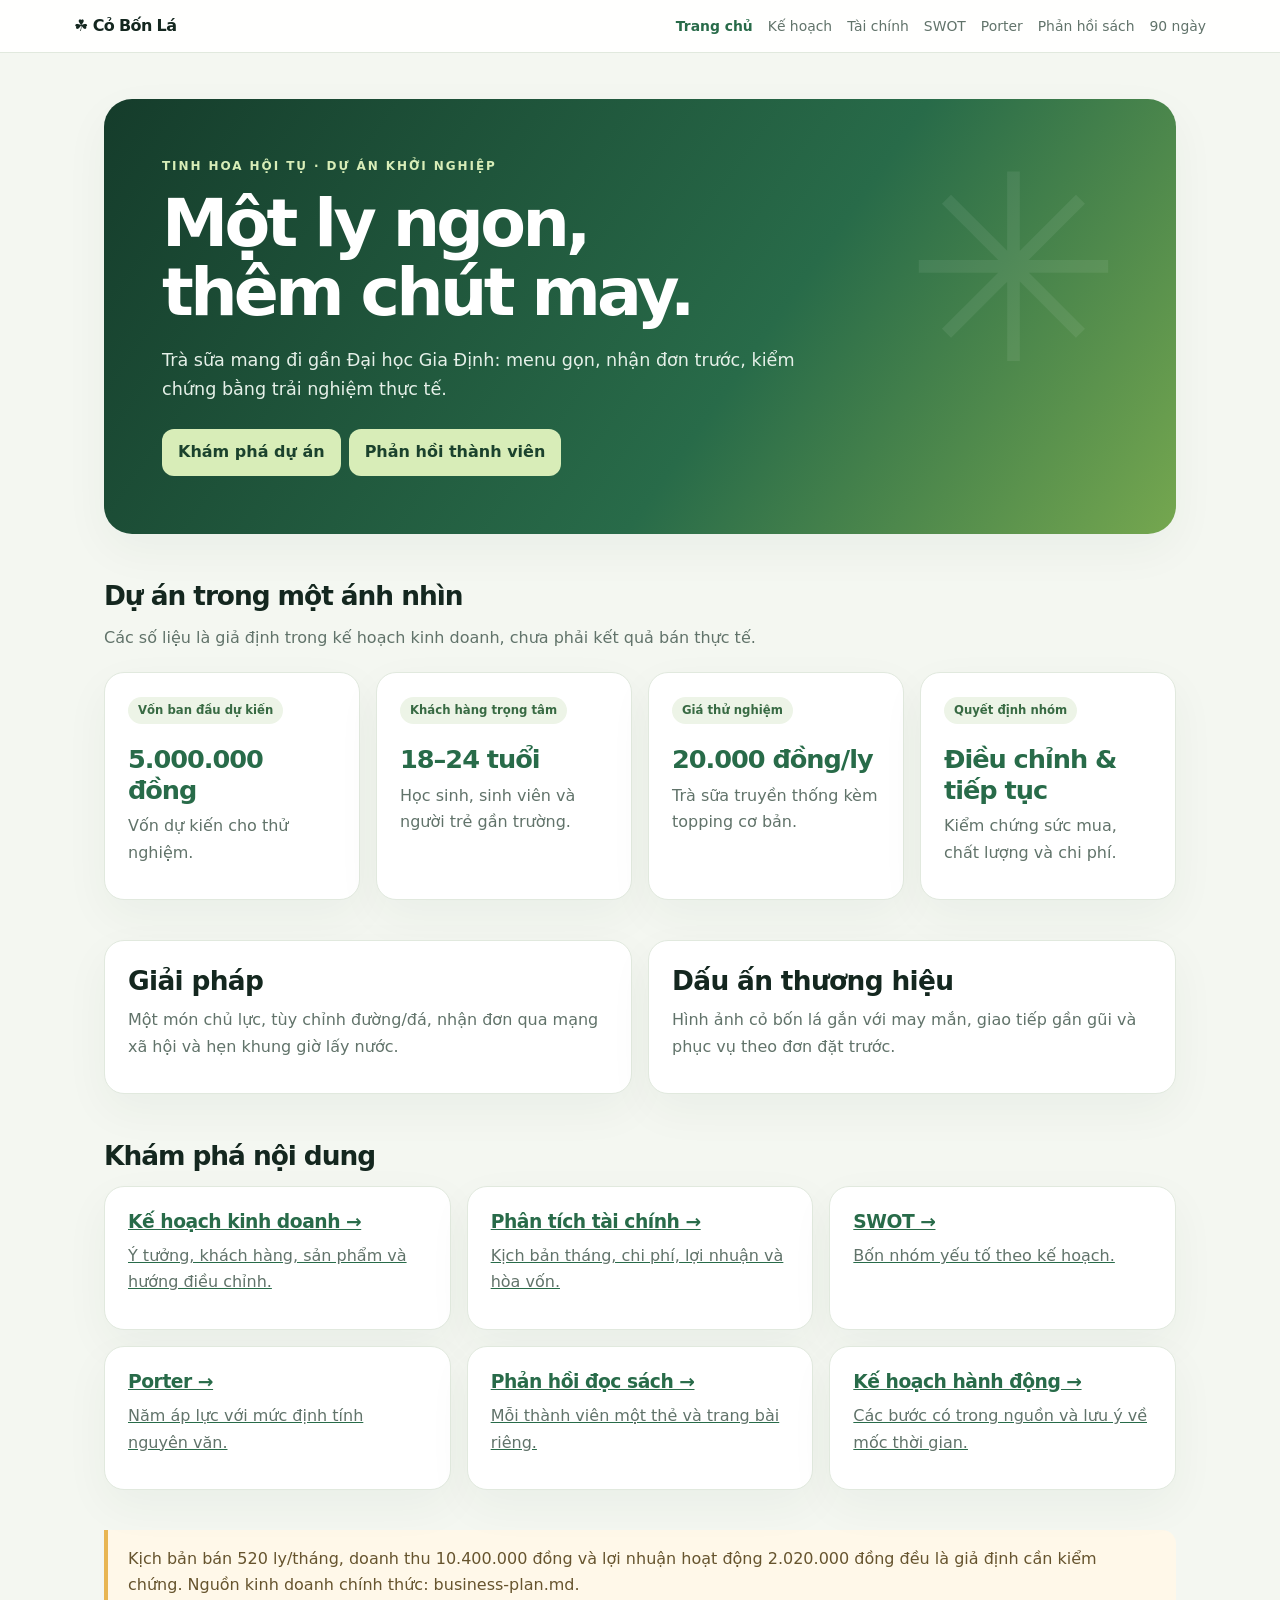
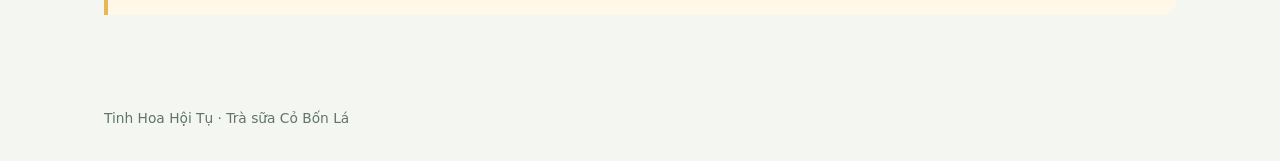
<file: index.html>
<!doctype html><html lang="vi"><head><meta charset="utf-8"><meta name="viewport" content="width=device-width,initial-scale=1"><title>Trà sữa Cỏ Bốn Lá | Tinh Hoa Hội Tụ</title><link rel="stylesheet" href="style.css"></head><body><header class="top"><nav class="nav"><a class="brand" href="index.html">☘ Cỏ Bốn Lá</a><div class="navlinks"><a aria-current="page" href="index.html">Trang chủ</a><a href="business-plan.html">Kế hoạch</a><a href="financial-analysis.html">Tài chính</a><a href="swot.html">SWOT</a><a href="five-forces.html">Porter</a><a href="reflections.html">Phản hồi sách</a><a href="action-plan.html">90 ngày</a></div></nav></header><main class="wrap"><section class="hero"><div class="eyebrow">Tinh Hoa Hội Tụ · Dự án khởi nghiệp</div><h1>Một ly ngon,<br>thêm chút may.</h1><p>Trà sữa mang đi gần Đại học Gia Định: menu gọn, nhận đơn trước, kiểm chứng bằng trải nghiệm thực tế.</p><a class="button" href="business-plan.html">Khám phá dự án</a><a class="button" href="reflections.html">Phản hồi thành viên</a></section><section class="section"><h2>Dự án trong một ánh nhìn</h2><p class="lead">Các số liệu là giả định trong kế hoạch kinh doanh, chưa phải kết quả bán thực tế.</p><div class="grid four"><article class="card"><span class="tag">Vốn ban đầu dự kiến</span><strong class="kpi">5.000.000 đồng</strong><p>Vốn dự kiến cho thử nghiệm.</p></article><article class="card"><span class="tag">Khách hàng trọng tâm</span><strong class="kpi">18–24 tuổi</strong><p>Học sinh, sinh viên và người trẻ gần trường.</p></article><article class="card"><span class="tag">Giá thử nghiệm</span><strong class="kpi">20.000 đồng/ly</strong><p>Trà sữa truyền thống kèm topping cơ bản.</p></article><article class="card"><span class="tag">Quyết định nhóm</span><strong class="kpi">Điều chỉnh &amp; tiếp tục</strong><p>Kiểm chứng sức mua, chất lượng và chi phí.</p></article></div></section><section class="section grid two"><article class="card"><h2>Giải pháp</h2><p class="lead">Một món chủ lực, tùy chỉnh đường/đá, nhận đơn qua mạng xã hội và hẹn khung giờ lấy nước.</p></article><article class="card"><h2>Dấu ấn thương hiệu</h2><p class="lead">Hình ảnh cỏ bốn lá gắn với may mắn, giao tiếp gần gũi và phục vụ theo đơn đặt trước.</p></article></section><section class="section"><h2>Khám phá nội dung</h2><div class="grid three"><a class="card" href="business-plan.html"><h3>Kế hoạch kinh doanh →</h3><p>Ý tưởng, khách hàng, sản phẩm và hướng điều chỉnh.</p></a><a class="card" href="financial-analysis.html"><h3>Phân tích tài chính →</h3><p>Kịch bản tháng, chi phí, lợi nhuận và hòa vốn.</p></a><a class="card" href="swot.html"><h3>SWOT →</h3><p>Bốn nhóm yếu tố theo kế hoạch.</p></a><a class="card" href="five-forces.html"><h3>Porter →</h3><p>Năm áp lực với mức định tính nguyên văn.</p></a><a class="card" href="reflections.html"><h3>Phản hồi đọc sách →</h3><p>Mỗi thành viên một thẻ và trang bài riêng.</p></a><a class="card" href="action-plan.html"><h3>Kế hoạch hành động →</h3><p>Các bước có trong nguồn và lưu ý về mốc thời gian.</p></a></div></section><p class="note section">Kịch bản bán 520 ly/tháng, doanh thu 10.400.000 đồng và lợi nhuận hoạt động 2.020.000 đồng đều là giả định cần kiểm chứng. Nguồn kinh doanh chính thức: business-plan.md.</p></main><footer class="footer">Tinh Hoa Hội Tụ · Trà sữa Cỏ Bốn Lá</footer></body></html>
</file>
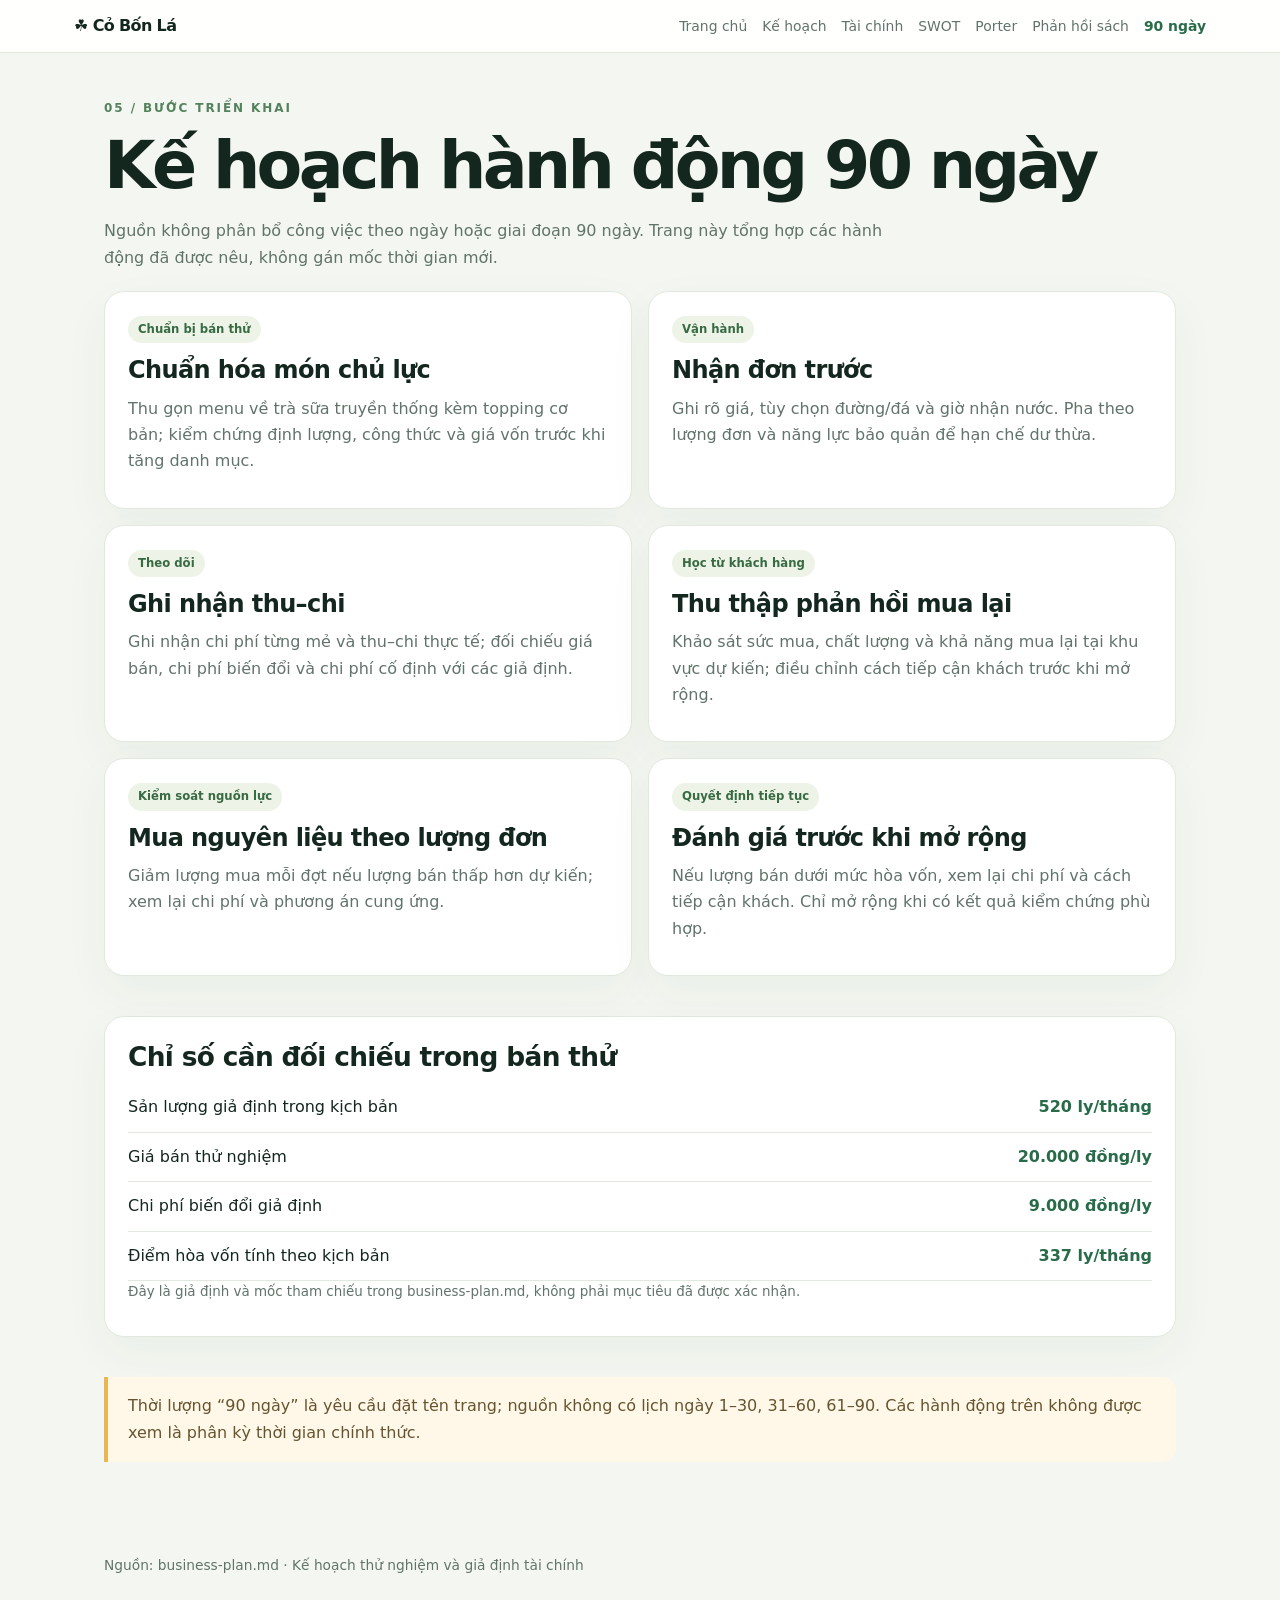
<file: action-plan.html>
<!doctype html><html lang="vi"><head><meta charset="utf-8"><meta name="viewport" content="width=device-width,initial-scale=1"><title>Kế hoạch hành động | Cỏ Bốn Lá</title><link rel="stylesheet" href="style.css"></head><body><header class="top"><nav class="nav"><a class="brand" href="index.html">☘ Cỏ Bốn Lá</a><div class="navlinks"><a href="index.html">Trang chủ</a><a href="business-plan.html">Kế hoạch</a><a href="financial-analysis.html">Tài chính</a><a href="swot.html">SWOT</a><a href="five-forces.html">Porter</a><a href="reflections.html">Phản hồi sách</a><a aria-current="page" href="action-plan.html">90 ngày</a></div></nav></header><main class="wrap"><div class="eyebrow">05 / Bước triển khai</div><h1>Kế hoạch hành động 90 ngày</h1><p class="lead">Nguồn không phân bổ công việc theo ngày hoặc giai đoạn 90 ngày. Trang này tổng hợp các hành động đã được nêu, không gán mốc thời gian mới.</p><div class="grid two"><article class="card"><span class="tag">Chuẩn bị bán thử</span><h2>Chuẩn hóa món chủ lực</h2><p>Thu gọn menu về trà sữa truyền thống kèm topping cơ bản; kiểm chứng định lượng, công thức và giá vốn trước khi tăng danh mục.</p></article><article class="card"><span class="tag">Vận hành</span><h2>Nhận đơn trước</h2><p>Ghi rõ giá, tùy chọn đường/đá và giờ nhận nước. Pha theo lượng đơn và năng lực bảo quản để hạn chế dư thừa.</p></article><article class="card"><span class="tag">Theo dõi</span><h2>Ghi nhận thu–chi</h2><p>Ghi nhận chi phí từng mẻ và thu–chi thực tế; đối chiếu giá bán, chi phí biến đổi và chi phí cố định với các giả định.</p></article><article class="card"><span class="tag">Học từ khách hàng</span><h2>Thu thập phản hồi mua lại</h2><p>Khảo sát sức mua, chất lượng và khả năng mua lại tại khu vực dự kiến; điều chỉnh cách tiếp cận khách trước khi mở rộng.</p></article><article class="card"><span class="tag">Kiểm soát nguồn lực</span><h2>Mua nguyên liệu theo lượng đơn</h2><p>Giảm lượng mua mỗi đợt nếu lượng bán thấp hơn dự kiến; xem lại chi phí và phương án cung ứng.</p></article><article class="card"><span class="tag">Quyết định tiếp tục</span><h2>Đánh giá trước khi mở rộng</h2><p>Nếu lượng bán dưới mức hòa vốn, xem lại chi phí và cách tiếp cận khách. Chỉ mở rộng khi có kết quả kiểm chứng phù hợp.</p></article></div><section class="section card"><h2>Chỉ số cần đối chiếu trong bán thử</h2><div class="metricline"><span>Sản lượng giả định trong kịch bản</span><strong>520 ly/tháng</strong></div><div class="metricline"><span>Giá bán thử nghiệm</span><strong>20.000 đồng/ly</strong></div><div class="metricline"><span>Chi phí biến đổi giả định</span><strong>9.000 đồng/ly</strong></div><div class="metricline"><span>Điểm hòa vốn tính theo kịch bản</span><strong>337 ly/tháng</strong></div><p class="source">Đây là giả định và mốc tham chiếu trong business-plan.md, không phải mục tiêu đã được xác nhận.</p></section><p class="note section">Thời lượng “90 ngày” là yêu cầu đặt tên trang; nguồn không có lịch ngày 1–30, 31–60, 61–90. Các hành động trên không được xem là phân kỳ thời gian chính thức.</p></main><footer class="footer">Nguồn: business-plan.md · Kế hoạch thử nghiệm và giả định tài chính</footer></body></html>
</file>
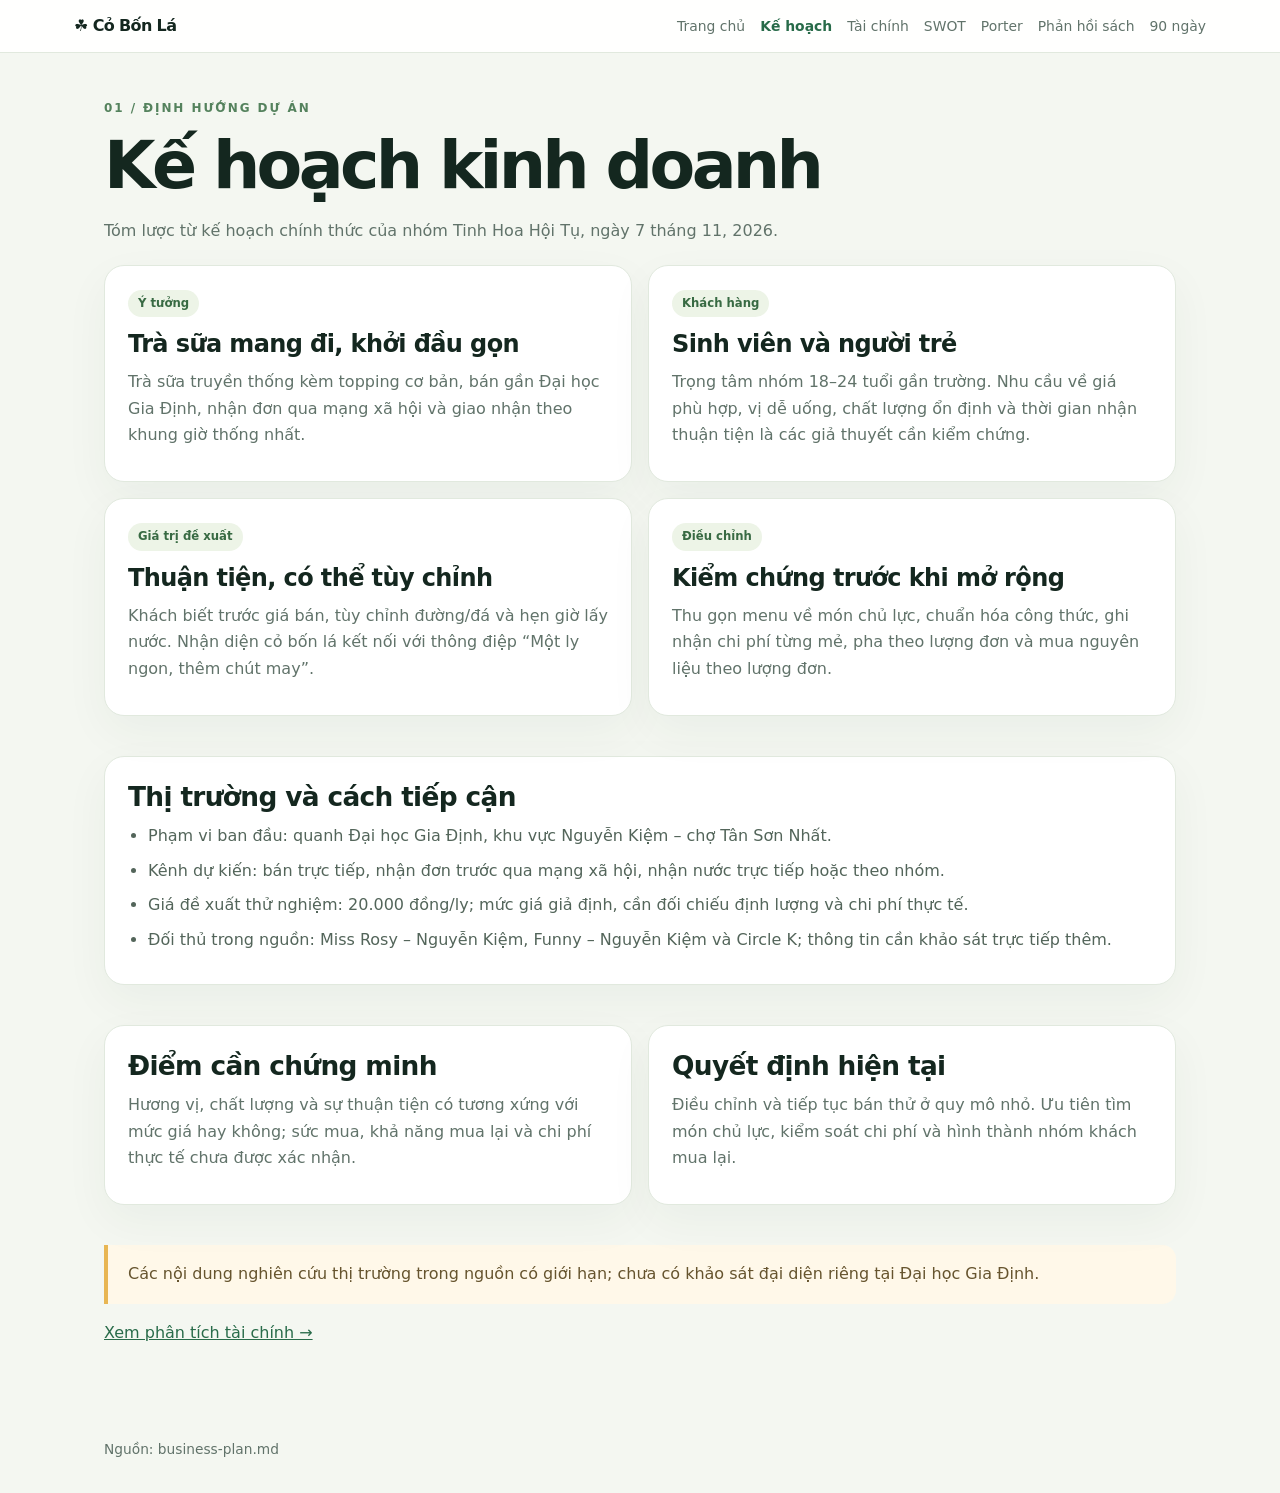
<file: business-plan.html>
<!doctype html><html lang="vi"><head><meta charset="utf-8"><meta name="viewport" content="width=device-width,initial-scale=1"><title>Kế hoạch kinh doanh | Cỏ Bốn Lá</title><link rel="stylesheet" href="style.css"></head><body><header class="top"><nav class="nav"><a class="brand" href="index.html">☘ Cỏ Bốn Lá</a><div class="navlinks"><a href="index.html">Trang chủ</a><a aria-current="page" href="business-plan.html">Kế hoạch</a><a href="financial-analysis.html">Tài chính</a><a href="swot.html">SWOT</a><a href="five-forces.html">Porter</a><a href="reflections.html">Phản hồi sách</a><a href="action-plan.html">90 ngày</a></div></nav></header><main class="wrap"><div class="eyebrow">01 / Định hướng dự án</div><h1>Kế hoạch kinh doanh</h1><p class="lead">Tóm lược từ kế hoạch chính thức của nhóm Tinh Hoa Hội Tụ, ngày 7 tháng 11, 2026.</p><section class="grid two"><article class="card"><span class="tag">Ý tưởng</span><h2>Trà sữa mang đi, khởi đầu gọn</h2><p>Trà sữa truyền thống kèm topping cơ bản, bán gần Đại học Gia Định, nhận đơn qua mạng xã hội và giao nhận theo khung giờ thống nhất.</p></article><article class="card"><span class="tag">Khách hàng</span><h2>Sinh viên và người trẻ</h2><p>Trọng tâm nhóm 18–24 tuổi gần trường. Nhu cầu về giá phù hợp, vị dễ uống, chất lượng ổn định và thời gian nhận thuận tiện là các giả thuyết cần kiểm chứng.</p></article><article class="card"><span class="tag">Giá trị đề xuất</span><h2>Thuận tiện, có thể tùy chỉnh</h2><p>Khách biết trước giá bán, tùy chỉnh đường/đá và hẹn giờ lấy nước. Nhận diện cỏ bốn lá kết nối với thông điệp “Một ly ngon, thêm chút may”.</p></article><article class="card"><span class="tag">Điều chỉnh</span><h2>Kiểm chứng trước khi mở rộng</h2><p>Thu gọn menu về món chủ lực, chuẩn hóa công thức, ghi nhận chi phí từng mẻ, pha theo lượng đơn và mua nguyên liệu theo lượng đơn.</p></article></section><section class="section card"><h2>Thị trường và cách tiếp cận</h2><ul class="list"><li>Phạm vi ban đầu: quanh Đại học Gia Định, khu vực Nguyễn Kiệm – chợ Tân Sơn Nhất.</li><li>Kênh dự kiến: bán trực tiếp, nhận đơn trước qua mạng xã hội, nhận nước trực tiếp hoặc theo nhóm.</li><li>Giá đề xuất thử nghiệm: 20.000 đồng/ly; mức giá giả định, cần đối chiếu định lượng và chi phí thực tế.</li><li>Đối thủ trong nguồn: Miss Rosy – Nguyễn Kiệm, Funny – Nguyễn Kiệm và Circle K; thông tin cần khảo sát trực tiếp thêm.</li></ul></section><section class="section grid two"><article class="card"><h2>Điểm cần chứng minh</h2><p>Hương vị, chất lượng và sự thuận tiện có tương xứng với mức giá hay không; sức mua, khả năng mua lại và chi phí thực tế chưa được xác nhận.</p></article><article class="card"><h2>Quyết định hiện tại</h2><p>Điều chỉnh và tiếp tục bán thử ở quy mô nhỏ. Ưu tiên tìm món chủ lực, kiểm soát chi phí và hình thành nhóm khách mua lại.</p></article></section><p class="note section">Các nội dung nghiên cứu thị trường trong nguồn có giới hạn; chưa có khảo sát đại diện riêng tại Đại học Gia Định.</p><p><a href="financial-analysis.html">Xem phân tích tài chính →</a></p></main><footer class="footer">Nguồn: business-plan.md</footer></body></html>
</file>
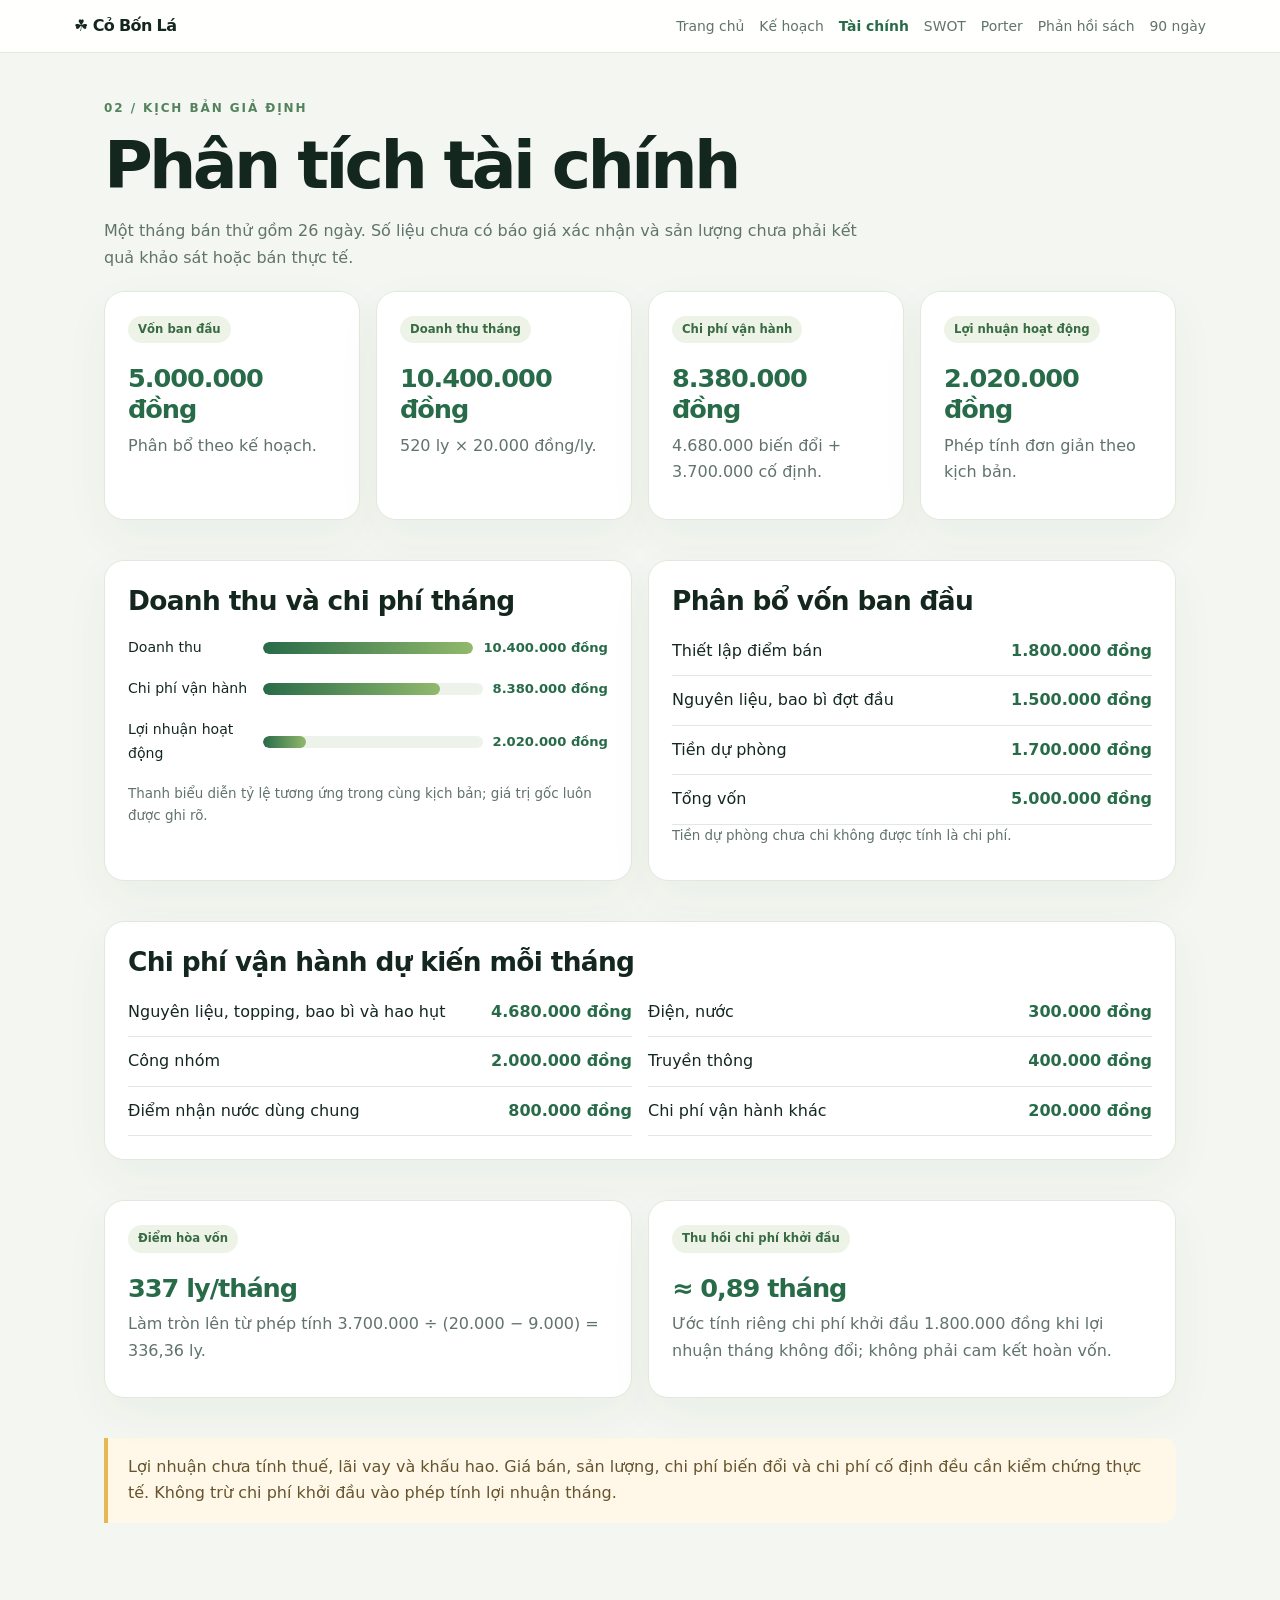
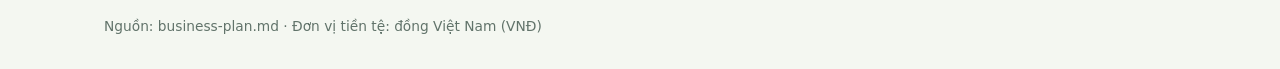
<file: financial-analysis.html>
<!doctype html><html lang="vi"><head><meta charset="utf-8"><meta name="viewport" content="width=device-width,initial-scale=1"><title>Phân tích tài chính | Cỏ Bốn Lá</title><link rel="stylesheet" href="style.css"></head><body><header class="top"><nav class="nav"><a class="brand" href="index.html">☘ Cỏ Bốn Lá</a><div class="navlinks"><a href="index.html">Trang chủ</a><a href="business-plan.html">Kế hoạch</a><a aria-current="page" href="financial-analysis.html">Tài chính</a><a href="swot.html">SWOT</a><a href="five-forces.html">Porter</a><a href="reflections.html">Phản hồi sách</a><a href="action-plan.html">90 ngày</a></div></nav></header><main class="wrap"><div class="eyebrow">02 / Kịch bản giả định</div><h1>Phân tích tài chính</h1><p class="lead">Một tháng bán thử gồm 26 ngày. Số liệu chưa có báo giá xác nhận và sản lượng chưa phải kết quả khảo sát hoặc bán thực tế.</p><div class="grid four"><article class="card"><span class="tag">Vốn ban đầu</span><strong class="kpi">5.000.000 đồng</strong><p>Phân bổ theo kế hoạch.</p></article><article class="card"><span class="tag">Doanh thu tháng</span><strong class="kpi">10.400.000 đồng</strong><p>520 ly × 20.000 đồng/ly.</p></article><article class="card"><span class="tag">Chi phí vận hành</span><strong class="kpi">8.380.000 đồng</strong><p>4.680.000 biến đổi + 3.700.000 cố định.</p></article><article class="card"><span class="tag">Lợi nhuận hoạt động</span><strong class="kpi">2.020.000 đồng</strong><p>Phép tính đơn giản theo kịch bản.</p></article></div><section class="section grid two"><article class="card"><h2>Doanh thu và chi phí tháng</h2><div class="barrow"><span>Doanh thu</span><div class="track"><i style="width:100%"></i></div><b>10.400.000 đồng</b></div><div class="barrow"><span>Chi phí vận hành</span><div class="track"><i style="width:80.58%"></i></div><b>8.380.000 đồng</b></div><div class="barrow"><span>Lợi nhuận hoạt động</span><div class="track"><i style="width:19.42%"></i></div><b>2.020.000 đồng</b></div><p class="source">Thanh biểu diễn tỷ lệ tương ứng trong cùng kịch bản; giá trị gốc luôn được ghi rõ.</p></article><article class="card"><h2>Phân bổ vốn ban đầu</h2><div class="metricline"><span>Thiết lập điểm bán</span><strong>1.800.000 đồng</strong></div><div class="metricline"><span>Nguyên liệu, bao bì đợt đầu</span><strong>1.500.000 đồng</strong></div><div class="metricline"><span>Tiền dự phòng</span><strong>1.700.000 đồng</strong></div><div class="metricline"><span>Tổng vốn</span><strong>5.000.000 đồng</strong></div><p class="source">Tiền dự phòng chưa chi không được tính là chi phí.</p></article></section><section class="section card"><h2>Chi phí vận hành dự kiến mỗi tháng</h2><div class="grid two"><div><div class="metricline"><span>Nguyên liệu, topping, bao bì và hao hụt</span><strong>4.680.000 đồng</strong></div><div class="metricline"><span>Công nhóm</span><strong>2.000.000 đồng</strong></div><div class="metricline"><span>Điểm nhận nước dùng chung</span><strong>800.000 đồng</strong></div></div><div><div class="metricline"><span>Điện, nước</span><strong>300.000 đồng</strong></div><div class="metricline"><span>Truyền thông</span><strong>400.000 đồng</strong></div><div class="metricline"><span>Chi phí vận hành khác</span><strong>200.000 đồng</strong></div></div></div></section><section class="section grid two"><article class="card"><span class="tag">Điểm hòa vốn</span><strong class="kpi">337 ly/tháng</strong><p>Làm tròn lên từ phép tính 3.700.000 ÷ (20.000 − 9.000) = 336,36 ly.</p></article><article class="card"><span class="tag">Thu hồi chi phí khởi đầu</span><strong class="kpi">≈ 0,89 tháng</strong><p>Ước tính riêng chi phí khởi đầu 1.800.000 đồng khi lợi nhuận tháng không đổi; không phải cam kết hoàn vốn.</p></article></section><p class="note section">Lợi nhuận chưa tính thuế, lãi vay và khấu hao. Giá bán, sản lượng, chi phí biến đổi và chi phí cố định đều cần kiểm chứng thực tế. Không trừ chi phí khởi đầu vào phép tính lợi nhuận tháng.</p></main><footer class="footer">Nguồn: business-plan.md · Đơn vị tiền tệ: đồng Việt Nam (VNĐ)</footer></body></html>
</file>
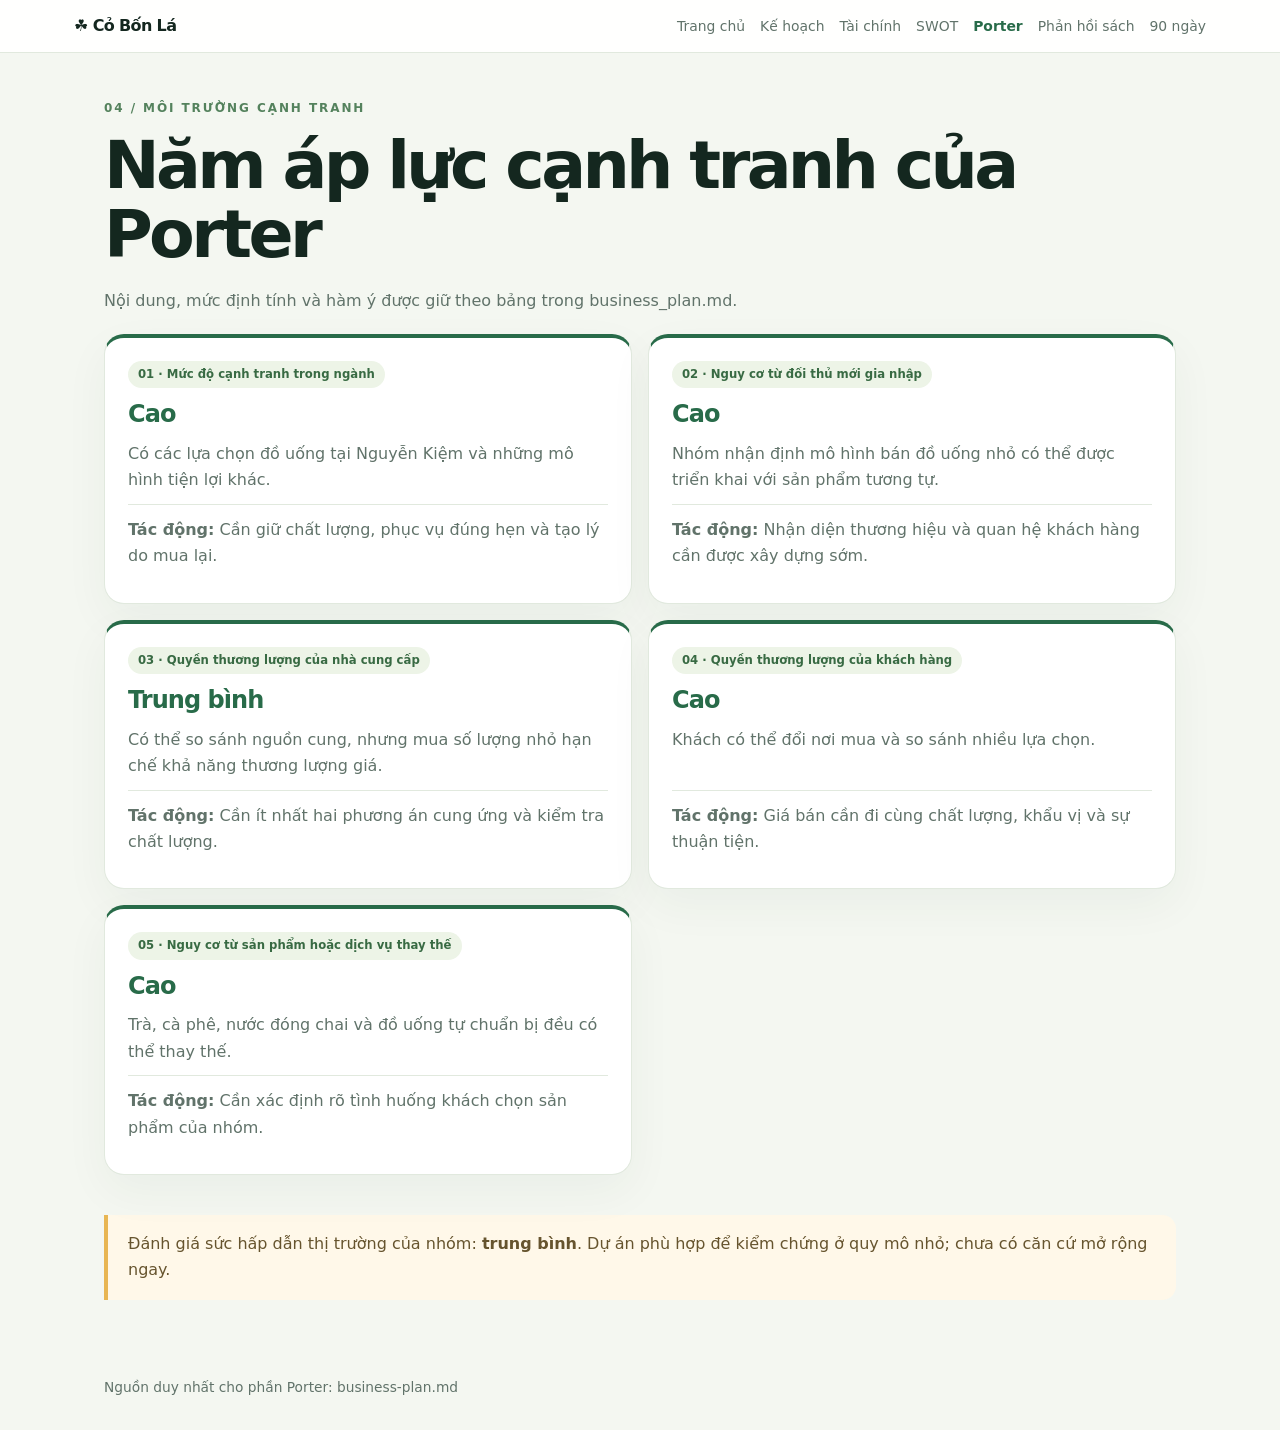
<file: five-forces.html>
<!doctype html><html lang="vi"><head><meta charset="utf-8"><meta name="viewport" content="width=device-width,initial-scale=1"><title>Năm áp lực Porter | Cỏ Bốn Lá</title><link rel="stylesheet" href="style.css"></head><body><header class="top"><nav class="nav"><a class="brand" href="index.html">☘ Cỏ Bốn Lá</a><div class="navlinks"><a href="index.html">Trang chủ</a><a href="business-plan.html">Kế hoạch</a><a href="financial-analysis.html">Tài chính</a><a href="swot.html">SWOT</a><a aria-current="page" href="five-forces.html">Porter</a><a href="reflections.html">Phản hồi sách</a><a href="action-plan.html">90 ngày</a></div></nav></header><main class="wrap"><div class="eyebrow">04 / Môi trường cạnh tranh</div><h1>Năm áp lực cạnh tranh của Porter</h1><p class="lead">Nội dung, mức định tính và hàm ý được giữ theo bảng trong business_plan.md.</p><div class="grid two"><article class="card five"><span class="tag">01 · Mức độ cạnh tranh trong ngành</span><strong class="kpi">Cao</strong><p>Có các lựa chọn đồ uống tại Nguyễn Kiệm và những mô hình tiện lợi khác.</p><p class="impact"><b>Tác động:</b> Cần giữ chất lượng, phục vụ đúng hẹn và tạo lý do mua lại.</p></article><article class="card five"><span class="tag">02 · Nguy cơ từ đối thủ mới gia nhập</span><strong class="kpi">Cao</strong><p>Nhóm nhận định mô hình bán đồ uống nhỏ có thể được triển khai với sản phẩm tương tự.</p><p class="impact"><b>Tác động:</b> Nhận diện thương hiệu và quan hệ khách hàng cần được xây dựng sớm.</p></article><article class="card five"><span class="tag">03 · Quyền thương lượng của nhà cung cấp</span><strong class="kpi">Trung bình</strong><p>Có thể so sánh nguồn cung, nhưng mua số lượng nhỏ hạn chế khả năng thương lượng giá.</p><p class="impact"><b>Tác động:</b> Cần ít nhất hai phương án cung ứng và kiểm tra chất lượng.</p></article><article class="card five"><span class="tag">04 · Quyền thương lượng của khách hàng</span><strong class="kpi">Cao</strong><p>Khách có thể đổi nơi mua và so sánh nhiều lựa chọn.</p><p class="impact"><b>Tác động:</b> Giá bán cần đi cùng chất lượng, khẩu vị và sự thuận tiện.</p></article><article class="card five"><span class="tag">05 · Nguy cơ từ sản phẩm hoặc dịch vụ thay thế</span><strong class="kpi">Cao</strong><p>Trà, cà phê, nước đóng chai và đồ uống tự chuẩn bị đều có thể thay thế.</p><p class="impact"><b>Tác động:</b> Cần xác định rõ tình huống khách chọn sản phẩm của nhóm.</p></article></div><section class="section note">Đánh giá sức hấp dẫn thị trường của nhóm: <b>trung bình</b>. Dự án phù hợp để kiểm chứng ở quy mô nhỏ; chưa có căn cứ mở rộng ngay.</section></main><footer class="footer">Nguồn duy nhất cho phần Porter: business-plan.md</footer></body></html>
</file>
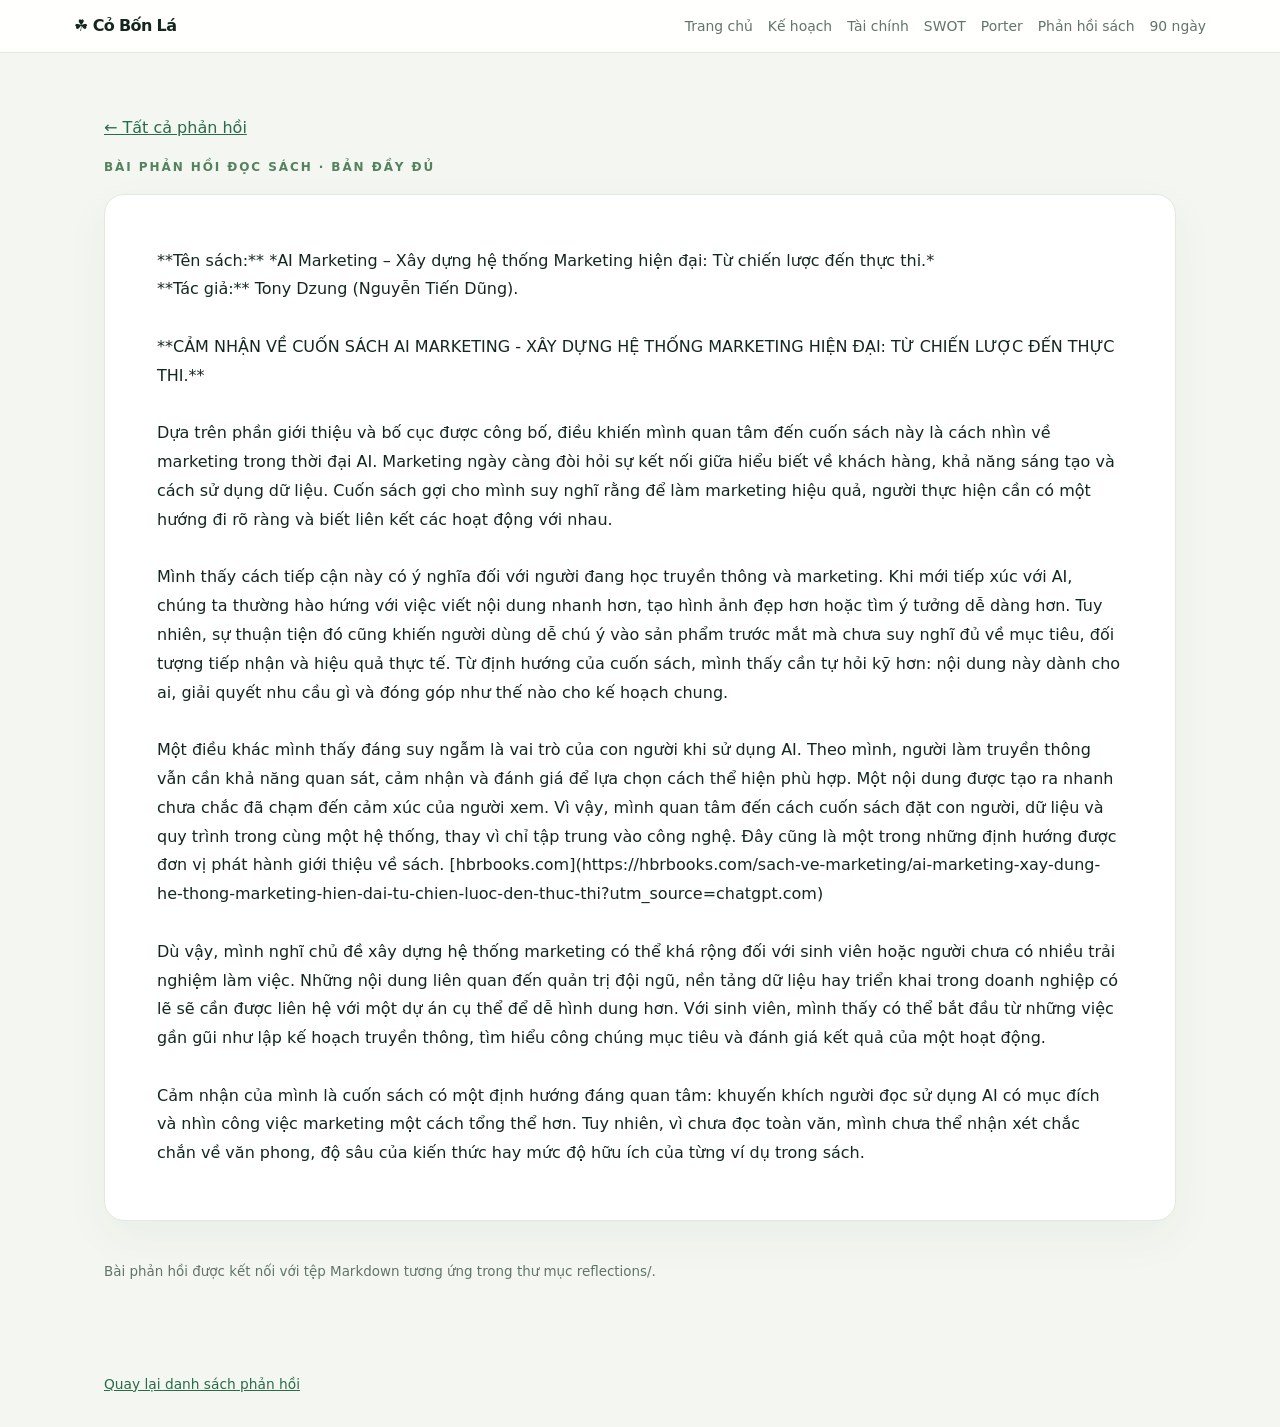
<file: nguyen-bien-huynh-tram.html>
<!doctype html><html lang="vi"><head><meta charset="utf-8"><meta name="viewport" content="width=device-width,initial-scale=1"><title>Nguyễn Biện Huỳnh Trâm | Phản hồi đọc sách</title><link rel="stylesheet" href="../style.css"></head><body><header class="top"><nav class="nav"><a class="brand" href="../index.html">☘ Cỏ Bốn Lá</a><div class="navlinks"><a href="../index.html">Trang chủ</a><a href="../business-plan.html">Kế hoạch</a><a href="../financial-analysis.html">Tài chính</a><a href="../swot.html">SWOT</a><a href="../five-forces.html">Porter</a><a href="../reflections.html">Phản hồi sách</a><a href="../action-plan.html">90 ngày</a></div></nav></header><main class="wrap"><p><a href="../reflections.html">← Tất cả phản hồi</a></p><div class="eyebrow">Bài phản hồi đọc sách · Bản đầy đủ</div><pre class="article">**Tên sách:** *AI Marketing – Xây dựng hệ thống Marketing hiện đại: Từ chiến lược đến thực thi.*
**Tác giả:** Tony Dzung (Nguyễn Tiến Dũng). 

**CẢM NHẬN VỀ CUỐN SÁCH AI MARKETING - XÂY DỰNG HỆ THỐNG MARKETING HIỆN ĐẠI: TỪ CHIẾN LƯỢC ĐẾN THỰC THI.**

Dựa trên phần giới thiệu và bố cục được công bố, điều khiến mình quan tâm đến cuốn sách này là cách nhìn về marketing trong thời đại AI. Marketing ngày càng đòi hỏi sự kết nối giữa hiểu biết về khách hàng, khả năng sáng tạo và cách sử dụng dữ liệu. Cuốn sách gợi cho mình suy nghĩ rằng để làm marketing hiệu quả, người thực hiện cần có một hướng đi rõ ràng và biết liên kết các hoạt động với nhau.

Mình thấy cách tiếp cận này có ý nghĩa đối với người đang học truyền thông và marketing. Khi mới tiếp xúc với AI, chúng ta thường hào hứng với việc viết nội dung nhanh hơn, tạo hình ảnh đẹp hơn hoặc tìm ý tưởng dễ dàng hơn. Tuy nhiên, sự thuận tiện đó cũng khiến người dùng dễ chú ý vào sản phẩm trước mắt mà chưa suy nghĩ đủ về mục tiêu, đối tượng tiếp nhận và hiệu quả thực tế. Từ định hướng của cuốn sách, mình thấy cần tự hỏi kỹ hơn: nội dung này dành cho ai, giải quyết nhu cầu gì và đóng góp như thế nào cho kế hoạch chung.

Một điều khác mình thấy đáng suy ngẫm là vai trò của con người khi sử dụng AI. Theo mình, người làm truyền thông vẫn cần khả năng quan sát, cảm nhận và đánh giá để lựa chọn cách thể hiện phù hợp. Một nội dung được tạo ra nhanh chưa chắc đã chạm đến cảm xúc của người xem. Vì vậy, mình quan tâm đến cách cuốn sách đặt con người, dữ liệu và quy trình trong cùng một hệ thống, thay vì chỉ tập trung vào công nghệ. Đây cũng là một trong những định hướng được đơn vị phát hành giới thiệu về sách. [hbrbooks.com](https://hbrbooks.com/sach-ve-marketing/ai-marketing-xay-dung-he-thong-marketing-hien-dai-tu-chien-luoc-den-thuc-thi?utm_source=chatgpt.com)

Dù vậy, mình nghĩ chủ đề xây dựng hệ thống marketing có thể khá rộng đối với sinh viên hoặc người chưa có nhiều trải nghiệm làm việc. Những nội dung liên quan đến quản trị đội ngũ, nền tảng dữ liệu hay triển khai trong doanh nghiệp có lẽ sẽ cần được liên hệ với một dự án cụ thể để dễ hình dung hơn. Với sinh viên, mình thấy có thể bắt đầu từ những việc gần gũi như lập kế hoạch truyền thông, tìm hiểu công chúng mục tiêu và đánh giá kết quả của một hoạt động.

Cảm nhận của mình là cuốn sách có một định hướng đáng quan tâm: khuyến khích người đọc sử dụng AI có mục đích và nhìn công việc marketing một cách tổng thể hơn. Tuy nhiên, vì chưa đọc toàn văn, mình chưa thể nhận xét chắc chắn về văn phong, độ sâu của kiến thức hay mức độ hữu ích của từng ví dụ trong sách.</pre><p class="source section">Bài phản hồi được kết nối với tệp Markdown tương ứng trong thư mục reflections/.</p></main><footer class="footer"><a href="../reflections.html">Quay lại danh sách phản hồi</a></footer></body></html>
</file>
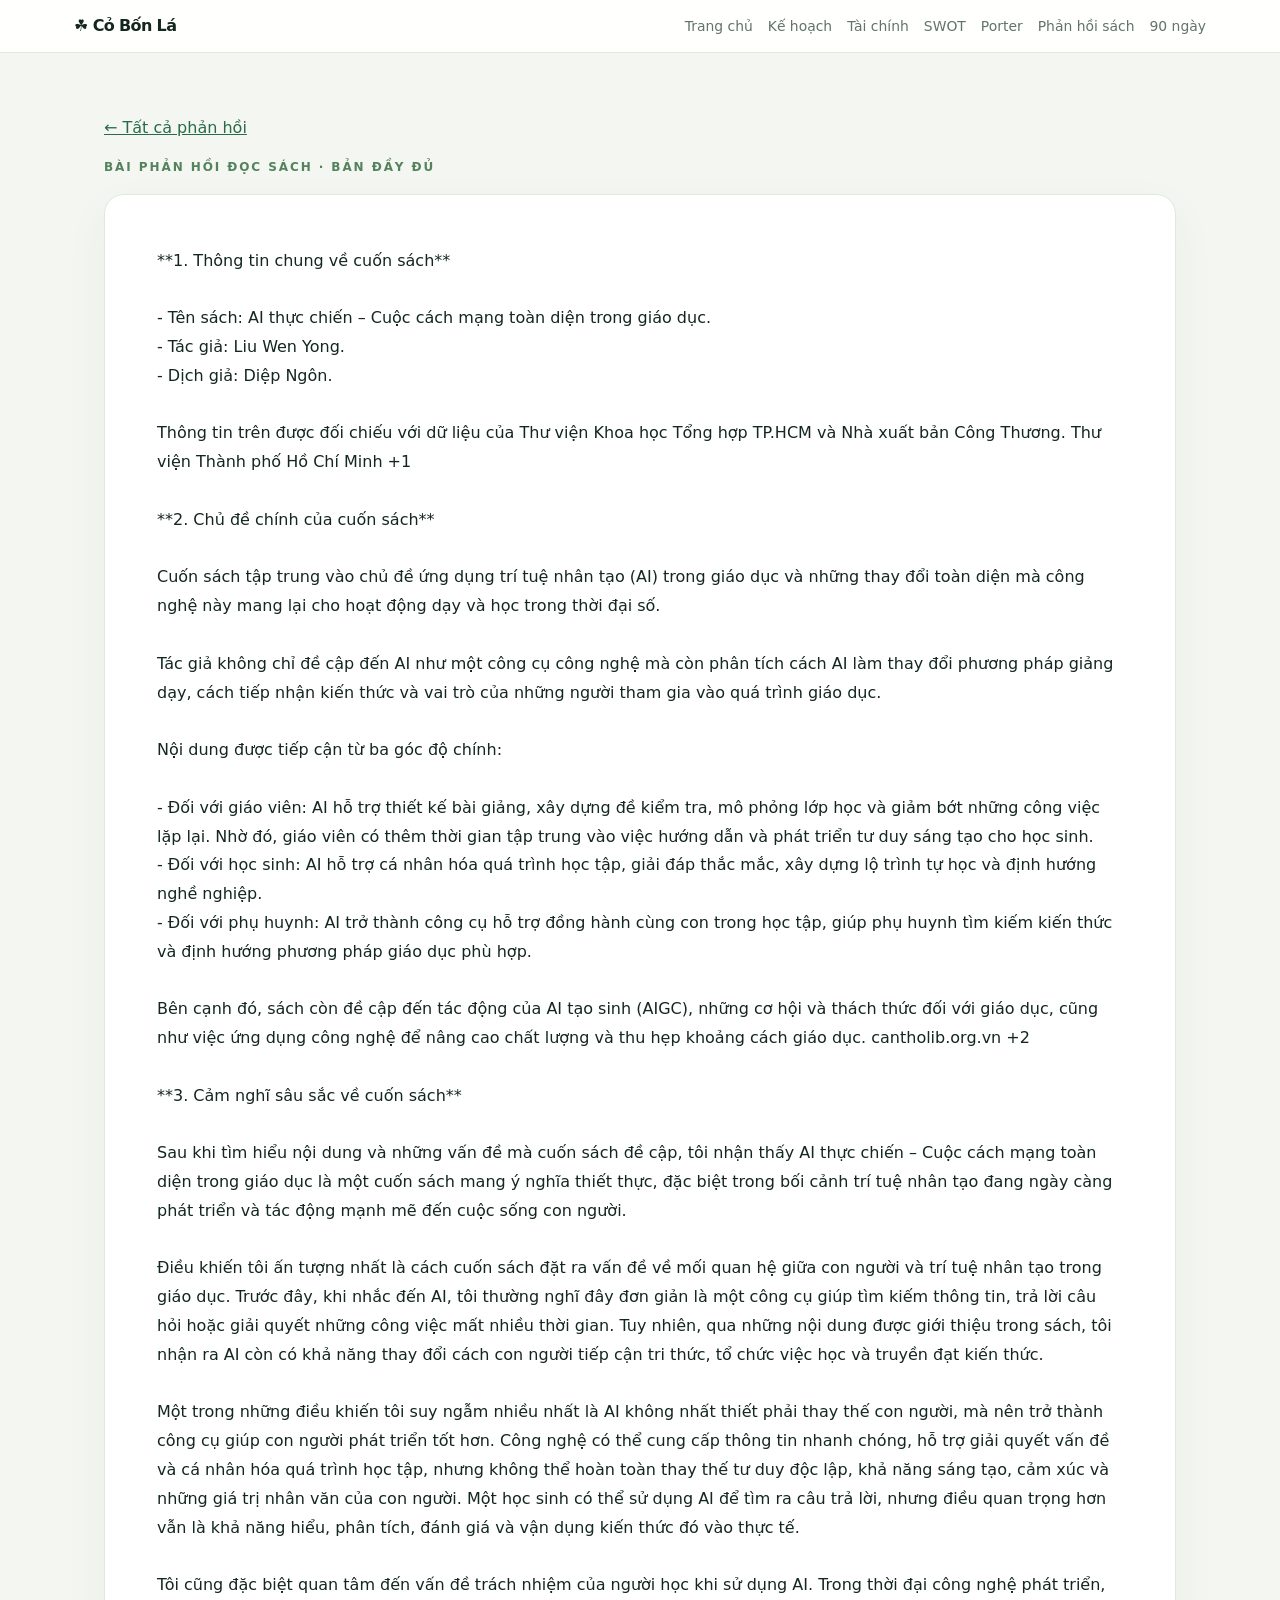
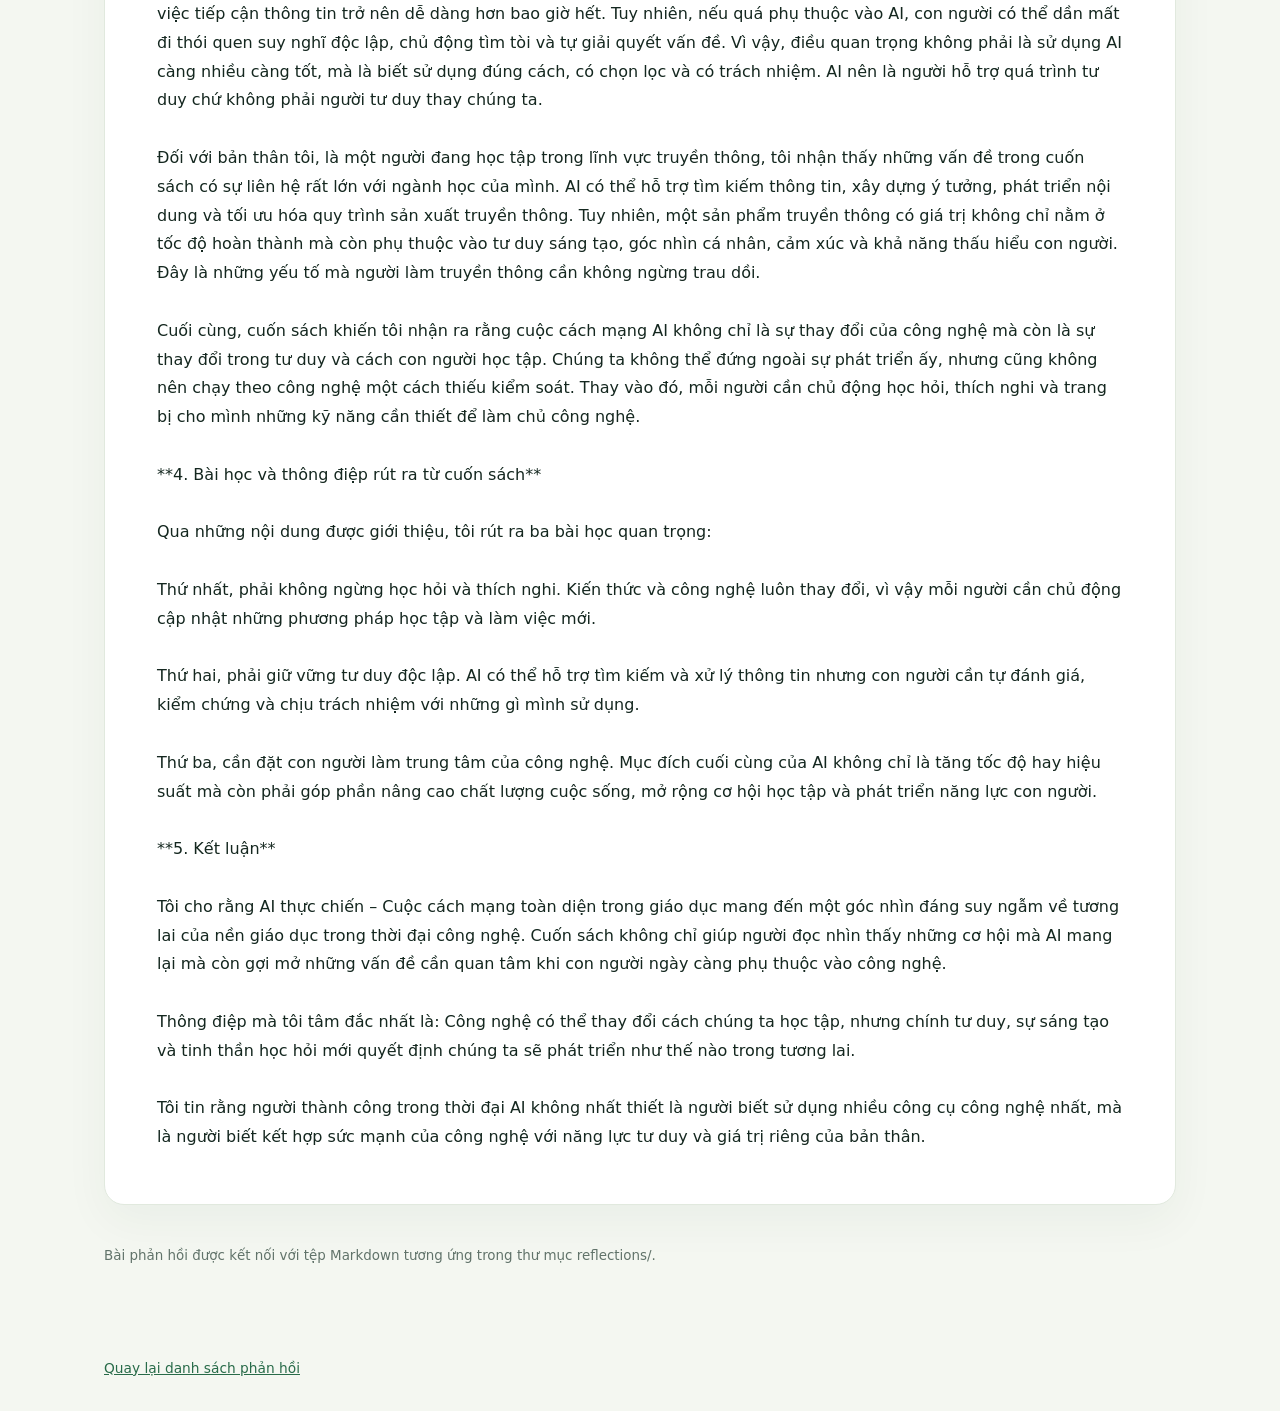
<file: nguyen-thi-tam-dan.html>
<!doctype html><html lang="vi"><head><meta charset="utf-8"><meta name="viewport" content="width=device-width,initial-scale=1"><title>Nguyễn Thị Tâm Đan | Phản hồi đọc sách</title><link rel="stylesheet" href="../style.css"></head><body><header class="top"><nav class="nav"><a class="brand" href="../index.html">☘ Cỏ Bốn Lá</a><div class="navlinks"><a href="../index.html">Trang chủ</a><a href="../business-plan.html">Kế hoạch</a><a href="../financial-analysis.html">Tài chính</a><a href="../swot.html">SWOT</a><a href="../five-forces.html">Porter</a><a href="../reflections.html">Phản hồi sách</a><a href="../action-plan.html">90 ngày</a></div></nav></header><main class="wrap"><p><a href="../reflections.html">← Tất cả phản hồi</a></p><div class="eyebrow">Bài phản hồi đọc sách · Bản đầy đủ</div><pre class="article">**1. Thông tin chung về cuốn sách**

- Tên sách: AI thực chiến – Cuộc cách mạng toàn diện trong giáo dục.
- Tác giả: Liu Wen Yong.
- Dịch giả: Diệp Ngôn.

Thông tin trên được đối chiếu với dữ liệu của Thư viện Khoa học Tổng hợp TP.HCM và Nhà xuất bản Công Thương. Thư viện Thành phố Hồ Chí Minh +1

**2. Chủ đề chính của cuốn sách**

Cuốn sách tập trung vào chủ đề ứng dụng trí tuệ nhân tạo (AI) trong giáo dục và những thay đổi toàn diện mà công nghệ này mang lại cho hoạt động dạy và học trong thời đại số.

Tác giả không chỉ đề cập đến AI như một công cụ công nghệ mà còn phân tích cách AI làm thay đổi phương pháp giảng dạy, cách tiếp nhận kiến thức và vai trò của những người tham gia vào quá trình giáo dục.

Nội dung được tiếp cận từ ba góc độ chính:

- Đối với giáo viên: AI hỗ trợ thiết kế bài giảng, xây dựng đề kiểm tra, mô phỏng lớp học và giảm bớt những công việc lặp lại. Nhờ đó, giáo viên có thêm thời gian tập trung vào việc hướng dẫn và phát triển tư duy sáng tạo cho học sinh.
- Đối với học sinh: AI hỗ trợ cá nhân hóa quá trình học tập, giải đáp thắc mắc, xây dựng lộ trình tự học và định hướng nghề nghiệp.
- Đối với phụ huynh: AI trở thành công cụ hỗ trợ đồng hành cùng con trong học tập, giúp phụ huynh tìm kiếm kiến thức và định hướng phương pháp giáo dục phù hợp.

Bên cạnh đó, sách còn đề cập đến tác động của AI tạo sinh (AIGC), những cơ hội và thách thức đối với giáo dục, cũng như việc ứng dụng công nghệ để nâng cao chất lượng và thu hẹp khoảng cách giáo dục. cantholib.org.vn +2

**3. Cảm nghĩ sâu sắc về cuốn sách**

Sau khi tìm hiểu nội dung và những vấn đề mà cuốn sách đề cập, tôi nhận thấy AI thực chiến – Cuộc cách mạng toàn diện trong giáo dục là một cuốn sách mang ý nghĩa thiết thực, đặc biệt trong bối cảnh trí tuệ nhân tạo đang ngày càng phát triển và tác động mạnh mẽ đến cuộc sống con người.

Điều khiến tôi ấn tượng nhất là cách cuốn sách đặt ra vấn đề về mối quan hệ giữa con người và trí tuệ nhân tạo trong giáo dục. Trước đây, khi nhắc đến AI, tôi thường nghĩ đây đơn giản là một công cụ giúp tìm kiếm thông tin, trả lời câu hỏi hoặc giải quyết những công việc mất nhiều thời gian. Tuy nhiên, qua những nội dung được giới thiệu trong sách, tôi nhận ra AI còn có khả năng thay đổi cách con người tiếp cận tri thức, tổ chức việc học và truyền đạt kiến thức.

Một trong những điều khiến tôi suy ngẫm nhiều nhất là AI không nhất thiết phải thay thế con người, mà nên trở thành công cụ giúp con người phát triển tốt hơn. Công nghệ có thể cung cấp thông tin nhanh chóng, hỗ trợ giải quyết vấn đề và cá nhân hóa quá trình học tập, nhưng không thể hoàn toàn thay thế tư duy độc lập, khả năng sáng tạo, cảm xúc và những giá trị nhân văn của con người. Một học sinh có thể sử dụng AI để tìm ra câu trả lời, nhưng điều quan trọng hơn vẫn là khả năng hiểu, phân tích, đánh giá và vận dụng kiến thức đó vào thực tế.

Tôi cũng đặc biệt quan tâm đến vấn đề trách nhiệm của người học khi sử dụng AI. Trong thời đại công nghệ phát triển, việc tiếp cận thông tin trở nên dễ dàng hơn bao giờ hết. Tuy nhiên, nếu quá phụ thuộc vào AI, con người có thể dần mất đi thói quen suy nghĩ độc lập, chủ động tìm tòi và tự giải quyết vấn đề. Vì vậy, điều quan trọng không phải là sử dụng AI càng nhiều càng tốt, mà là biết sử dụng đúng cách, có chọn lọc và có trách nhiệm. AI nên là người hỗ trợ quá trình tư duy chứ không phải người tư duy thay chúng ta.

Đối với bản thân tôi, là một người đang học tập trong lĩnh vực truyền thông, tôi nhận thấy những vấn đề trong cuốn sách có sự liên hệ rất lớn với ngành học của mình. AI có thể hỗ trợ tìm kiếm thông tin, xây dựng ý tưởng, phát triển nội dung và tối ưu hóa quy trình sản xuất truyền thông. Tuy nhiên, một sản phẩm truyền thông có giá trị không chỉ nằm ở tốc độ hoàn thành mà còn phụ thuộc vào tư duy sáng tạo, góc nhìn cá nhân, cảm xúc và khả năng thấu hiểu con người. Đây là những yếu tố mà người làm truyền thông cần không ngừng trau dồi.

Cuối cùng, cuốn sách khiến tôi nhận ra rằng cuộc cách mạng AI không chỉ là sự thay đổi của công nghệ mà còn là sự thay đổi trong tư duy và cách con người học tập. Chúng ta không thể đứng ngoài sự phát triển ấy, nhưng cũng không nên chạy theo công nghệ một cách thiếu kiểm soát. Thay vào đó, mỗi người cần chủ động học hỏi, thích nghi và trang bị cho mình những kỹ năng cần thiết để làm chủ công nghệ.

**4. Bài học và thông điệp rút ra từ cuốn sách**

Qua những nội dung được giới thiệu, tôi rút ra ba bài học quan trọng:

Thứ nhất, phải không ngừng học hỏi và thích nghi. Kiến thức và công nghệ luôn thay đổi, vì vậy mỗi người cần chủ động cập nhật những phương pháp học tập và làm việc mới.

Thứ hai, phải giữ vững tư duy độc lập. AI có thể hỗ trợ tìm kiếm và xử lý thông tin nhưng con người cần tự đánh giá, kiểm chứng và chịu trách nhiệm với những gì mình sử dụng.

Thứ ba, cần đặt con người làm trung tâm của công nghệ. Mục đích cuối cùng của AI không chỉ là tăng tốc độ hay hiệu suất mà còn phải góp phần nâng cao chất lượng cuộc sống, mở rộng cơ hội học tập và phát triển năng lực con người.

**5. Kết luận**

Tôi cho rằng AI thực chiến – Cuộc cách mạng toàn diện trong giáo dục mang đến một góc nhìn đáng suy ngẫm về tương lai của nền giáo dục trong thời đại công nghệ. Cuốn sách không chỉ giúp người đọc nhìn thấy những cơ hội mà AI mang lại mà còn gợi mở những vấn đề cần quan tâm khi con người ngày càng phụ thuộc vào công nghệ.

Thông điệp mà tôi tâm đắc nhất là: Công nghệ có thể thay đổi cách chúng ta học tập, nhưng chính tư duy, sự sáng tạo và tinh thần học hỏi mới quyết định chúng ta sẽ phát triển như thế nào trong tương lai.

Tôi tin rằng người thành công trong thời đại AI không nhất thiết là người biết sử dụng nhiều công cụ công nghệ nhất, mà là người biết kết hợp sức mạnh của công nghệ với năng lực tư duy và giá trị riêng của bản thân.</pre><p class="source section">Bài phản hồi được kết nối với tệp Markdown tương ứng trong thư mục reflections/.</p></main><footer class="footer"><a href="../reflections.html">Quay lại danh sách phản hồi</a></footer></body></html>
</file>
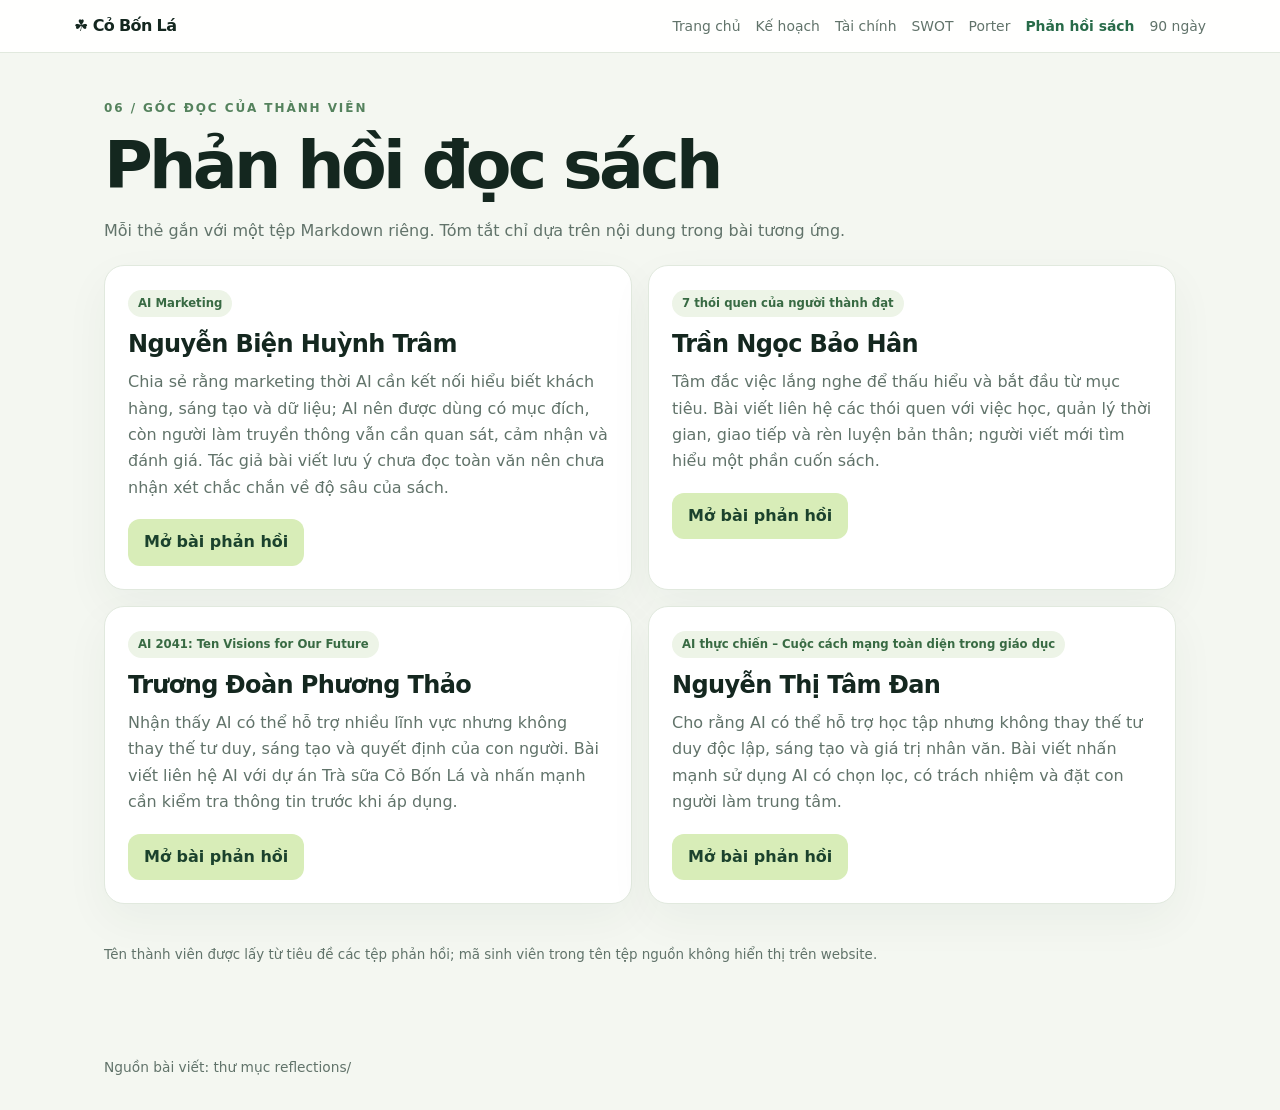
<file: reflections.html>
<!doctype html><html lang="vi"><head><meta charset="utf-8"><meta name="viewport" content="width=device-width,initial-scale=1"><title>Phản hồi đọc sách | Cỏ Bốn Lá</title><link rel="stylesheet" href="style.css"></head><body><header class="top"><nav class="nav"><a class="brand" href="index.html">☘ Cỏ Bốn Lá</a><div class="navlinks"><a href="index.html">Trang chủ</a><a href="business-plan.html">Kế hoạch</a><a href="financial-analysis.html">Tài chính</a><a href="swot.html">SWOT</a><a href="five-forces.html">Porter</a><a aria-current="page" href="reflections.html">Phản hồi sách</a><a href="action-plan.html">90 ngày</a></div></nav></header><main class="wrap"><div class="eyebrow">06 / Góc đọc của thành viên</div><h1>Phản hồi đọc sách</h1><p class="lead">Mỗi thẻ gắn với một tệp Markdown riêng. Tóm tắt chỉ dựa trên nội dung trong bài tương ứng.</p><div class="grid two"><article class="card"><span class="tag">AI Marketing</span><h2>Nguyễn Biện Huỳnh Trâm</h2><p>Chia sẻ rằng marketing thời AI cần kết nối hiểu biết khách hàng, sáng tạo và dữ liệu; AI nên được dùng có mục đích, còn người làm truyền thông vẫn cần quan sát, cảm nhận và đánh giá. Tác giả bài viết lưu ý chưa đọc toàn văn nên chưa nhận xét chắc chắn về độ sâu của sách.</p><a class="button" href="reflections/nguyen-bien-huynh-tram.html">Mở bài phản hồi</a></article><article class="card"><span class="tag">7 thói quen của người thành đạt</span><h2>Trần Ngọc Bảo Hân</h2><p>Tâm đắc việc lắng nghe để thấu hiểu và bắt đầu từ mục tiêu. Bài viết liên hệ các thói quen với việc học, quản lý thời gian, giao tiếp và rèn luyện bản thân; người viết mới tìm hiểu một phần cuốn sách.</p><a class="button" href="reflections/tran-ngoc-bao-han.html">Mở bài phản hồi</a></article><article class="card"><span class="tag">AI 2041: Ten Visions for Our Future</span><h2>Trương Đoàn Phương Thảo</h2><p>Nhận thấy AI có thể hỗ trợ nhiều lĩnh vực nhưng không thay thế tư duy, sáng tạo và quyết định của con người. Bài viết liên hệ AI với dự án Trà sữa Cỏ Bốn Lá và nhấn mạnh cần kiểm tra thông tin trước khi áp dụng.</p><a class="button" href="reflections/truong-doan-phuong-thao.html">Mở bài phản hồi</a></article><article class="card"><span class="tag">AI thực chiến – Cuộc cách mạng toàn diện trong giáo dục</span><h2>Nguyễn Thị Tâm Đan</h2><p>Cho rằng AI có thể hỗ trợ học tập nhưng không thay thế tư duy độc lập, sáng tạo và giá trị nhân văn. Bài viết nhấn mạnh sử dụng AI có chọn lọc, có trách nhiệm và đặt con người làm trung tâm.</p><a class="button" href="reflections/nguyen-thi-tam-dan.html">Mở bài phản hồi</a></article></div><p class="source section">Tên thành viên được lấy từ tiêu đề các tệp phản hồi; mã sinh viên trong tên tệp nguồn không hiển thị trên website.</p></main><footer class="footer">Nguồn bài viết: thư mục reflections/</footer></body></html>
</file>
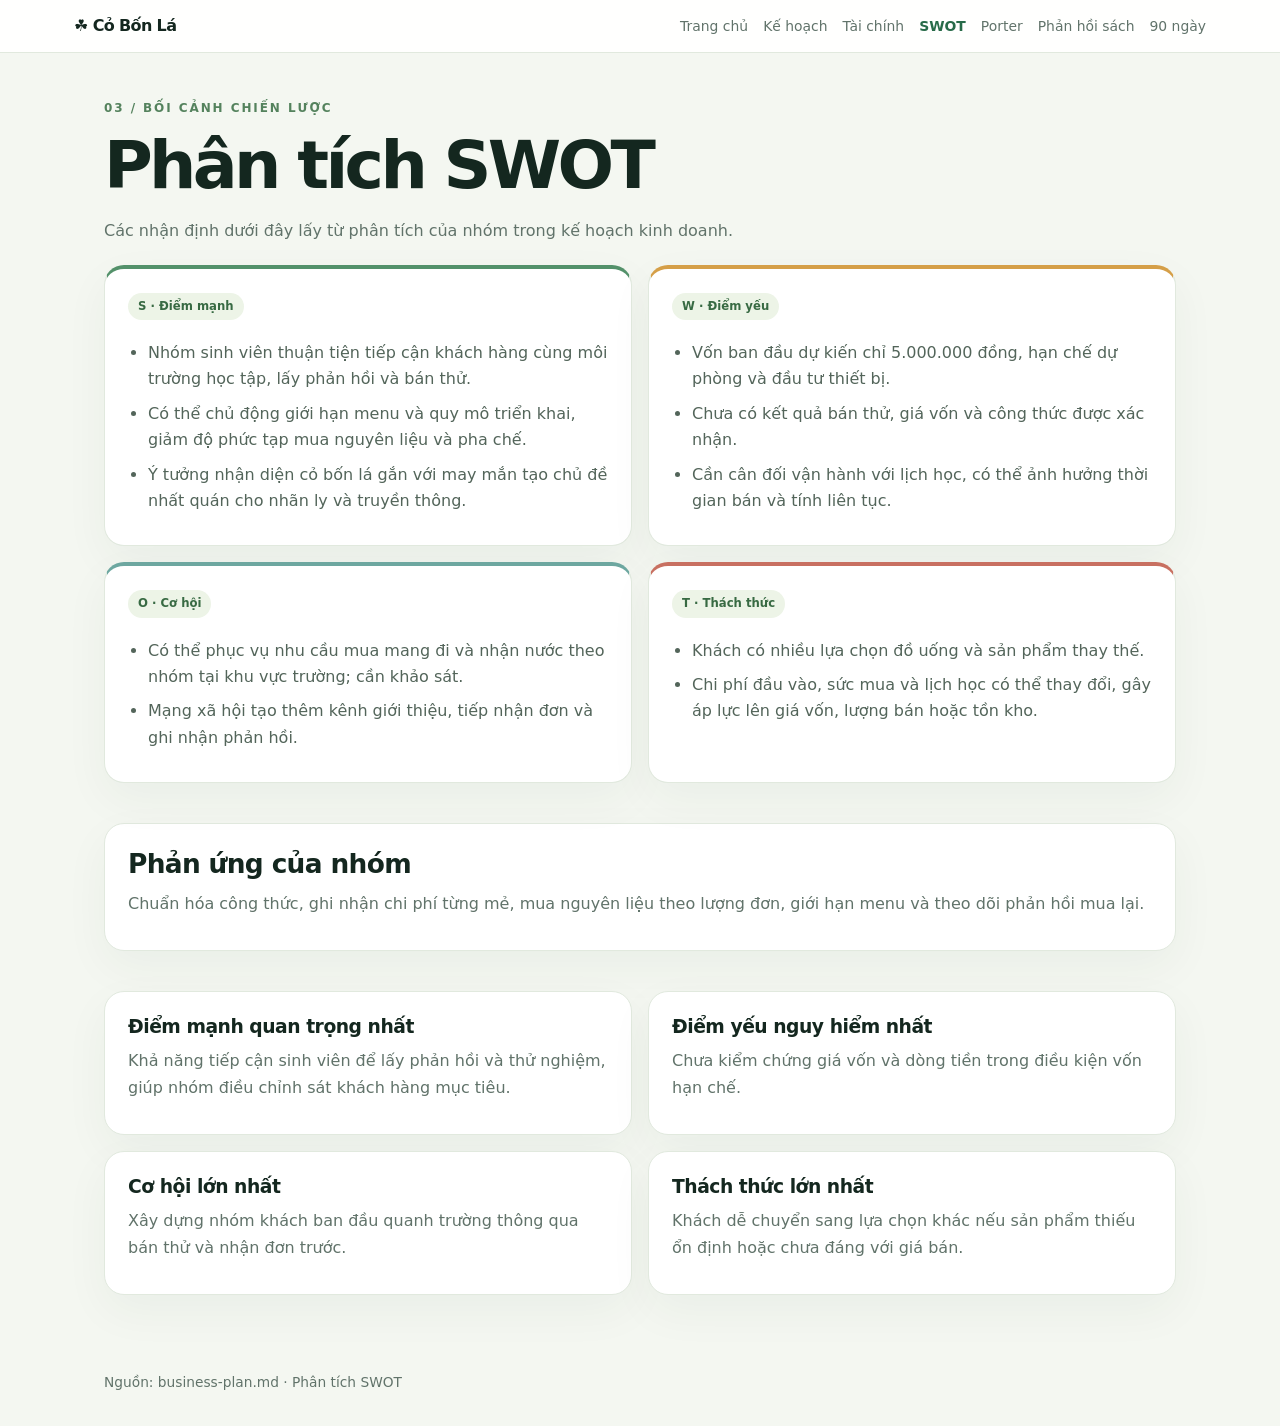
<file: swot.html>
<!doctype html><html lang="vi"><head><meta charset="utf-8"><meta name="viewport" content="width=device-width,initial-scale=1"><title>Phân tích SWOT | Cỏ Bốn Lá</title><link rel="stylesheet" href="style.css"></head><body><header class="top"><nav class="nav"><a class="brand" href="index.html">☘ Cỏ Bốn Lá</a><div class="navlinks"><a href="index.html">Trang chủ</a><a href="business-plan.html">Kế hoạch</a><a href="financial-analysis.html">Tài chính</a><a aria-current="page" href="swot.html">SWOT</a><a href="five-forces.html">Porter</a><a href="reflections.html">Phản hồi sách</a><a href="action-plan.html">90 ngày</a></div></nav></header><main class="wrap"><div class="eyebrow">03 / Bối cảnh chiến lược</div><h1>Phân tích SWOT</h1><p class="lead">Các nhận định dưới đây lấy từ phân tích của nhóm trong kế hoạch kinh doanh.</p><div class="grid two"><article class="card swot s"><span class="tag">S · Điểm mạnh</span><ul class="list"><li>Nhóm sinh viên thuận tiện tiếp cận khách hàng cùng môi trường học tập, lấy phản hồi và bán thử.</li><li>Có thể chủ động giới hạn menu và quy mô triển khai, giảm độ phức tạp mua nguyên liệu và pha chế.</li><li>Ý tưởng nhận diện cỏ bốn lá gắn với may mắn tạo chủ đề nhất quán cho nhãn ly và truyền thông.</li></ul></article><article class="card swot w"><span class="tag">W · Điểm yếu</span><ul class="list"><li>Vốn ban đầu dự kiến chỉ 5.000.000 đồng, hạn chế dự phòng và đầu tư thiết bị.</li><li>Chưa có kết quả bán thử, giá vốn và công thức được xác nhận.</li><li>Cần cân đối vận hành với lịch học, có thể ảnh hưởng thời gian bán và tính liên tục.</li></ul></article><article class="card swot o"><span class="tag">O · Cơ hội</span><ul class="list"><li>Có thể phục vụ nhu cầu mua mang đi và nhận nước theo nhóm tại khu vực trường; cần khảo sát.</li><li>Mạng xã hội tạo thêm kênh giới thiệu, tiếp nhận đơn và ghi nhận phản hồi.</li></ul></article><article class="card swot t"><span class="tag">T · Thách thức</span><ul class="list"><li>Khách có nhiều lựa chọn đồ uống và sản phẩm thay thế.</li><li>Chi phí đầu vào, sức mua và lịch học có thể thay đổi, gây áp lực lên giá vốn, lượng bán hoặc tồn kho.</li></ul></article></div><section class="section card"><h2>Phản ứng của nhóm</h2><p>Chuẩn hóa công thức, ghi nhận chi phí từng mẻ, mua nguyên liệu theo lượng đơn, giới hạn menu và theo dõi phản hồi mua lại.</p></section><section class="section grid two"><article class="card"><h3>Điểm mạnh quan trọng nhất</h3><p>Khả năng tiếp cận sinh viên để lấy phản hồi và thử nghiệm, giúp nhóm điều chỉnh sát khách hàng mục tiêu.</p></article><article class="card"><h3>Điểm yếu nguy hiểm nhất</h3><p>Chưa kiểm chứng giá vốn và dòng tiền trong điều kiện vốn hạn chế.</p></article><article class="card"><h3>Cơ hội lớn nhất</h3><p>Xây dựng nhóm khách ban đầu quanh trường thông qua bán thử và nhận đơn trước.</p></article><article class="card"><h3>Thách thức lớn nhất</h3><p>Khách dễ chuyển sang lựa chọn khác nếu sản phẩm thiếu ổn định hoặc chưa đáng với giá bán.</p></article></section></main><footer class="footer">Nguồn: business-plan.md · Phân tích SWOT</footer></body></html>
</file>
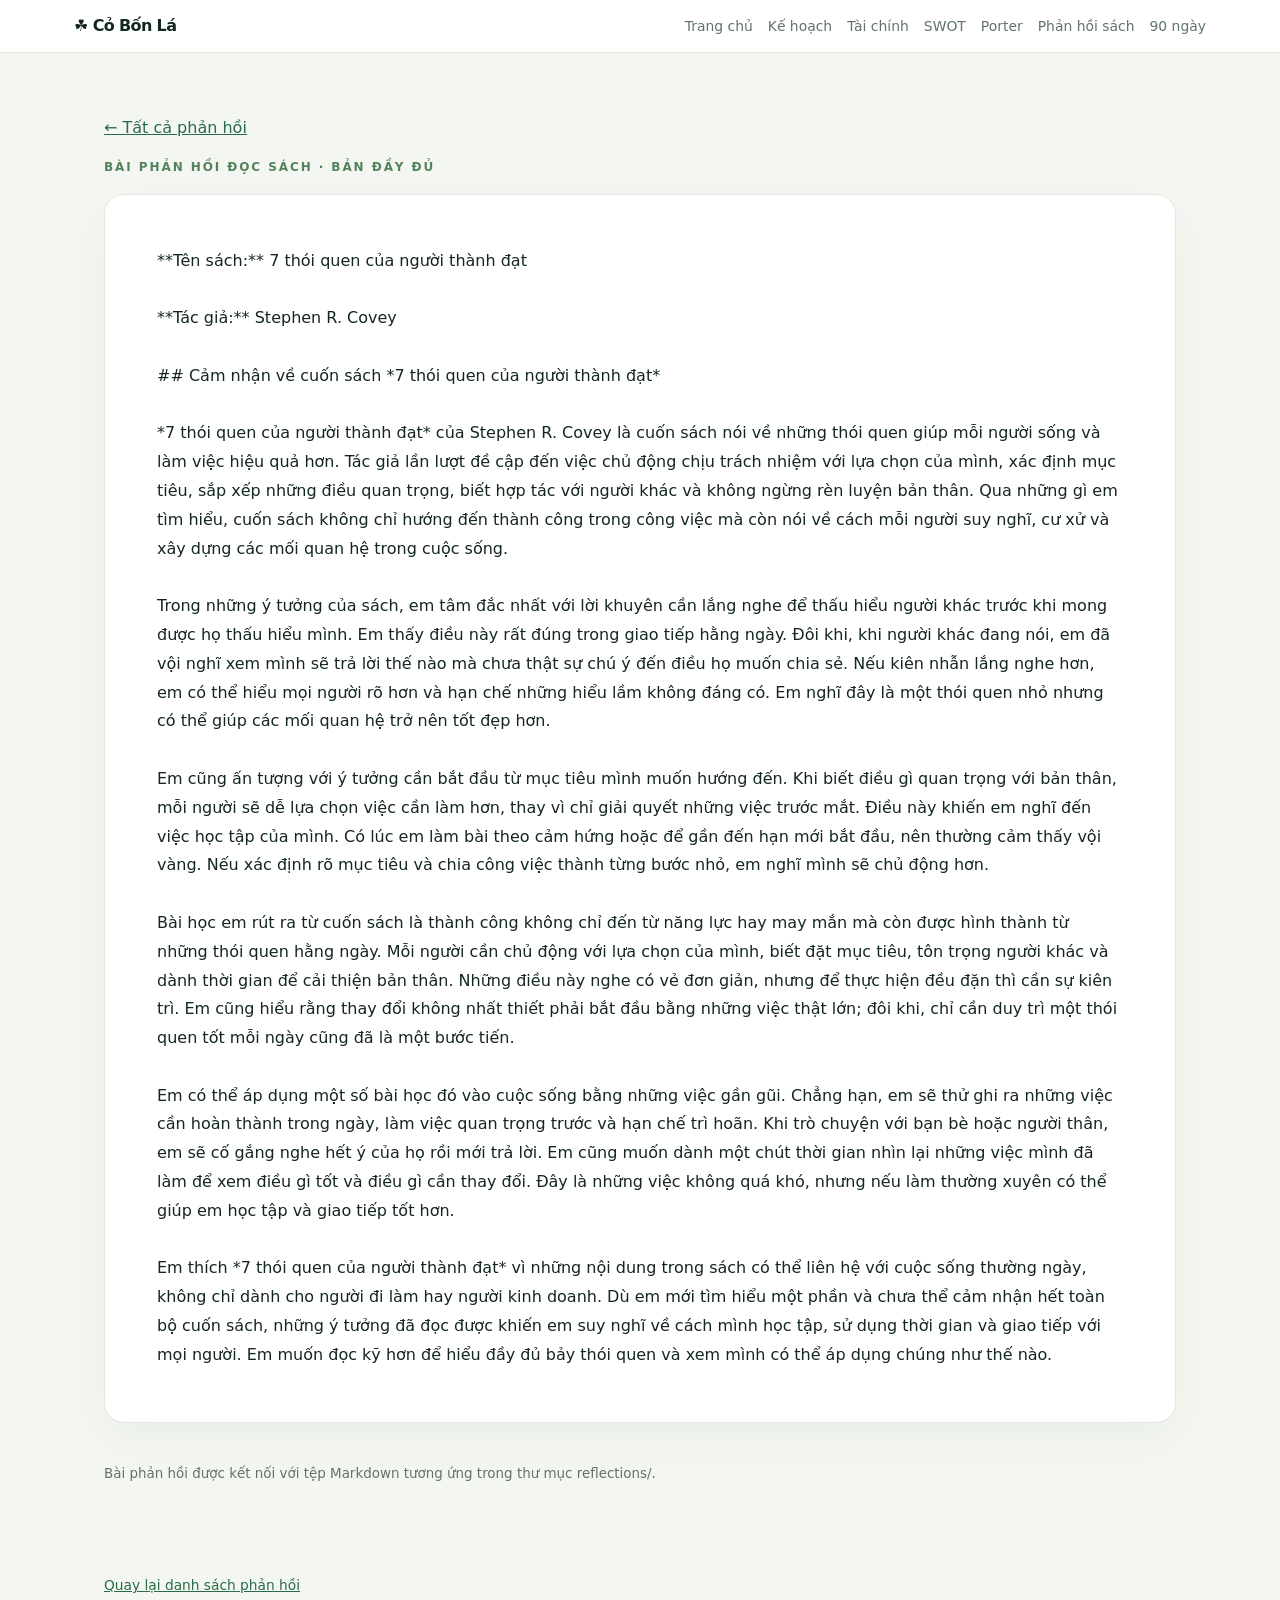
<file: tran-ngoc-bao-han.html>
<!doctype html><html lang="vi"><head><meta charset="utf-8"><meta name="viewport" content="width=device-width,initial-scale=1"><title>Trần Ngọc Bảo Hân | Phản hồi đọc sách</title><link rel="stylesheet" href="../style.css"></head><body><header class="top"><nav class="nav"><a class="brand" href="../index.html">☘ Cỏ Bốn Lá</a><div class="navlinks"><a href="../index.html">Trang chủ</a><a href="../business-plan.html">Kế hoạch</a><a href="../financial-analysis.html">Tài chính</a><a href="../swot.html">SWOT</a><a href="../five-forces.html">Porter</a><a href="../reflections.html">Phản hồi sách</a><a href="../action-plan.html">90 ngày</a></div></nav></header><main class="wrap"><p><a href="../reflections.html">← Tất cả phản hồi</a></p><div class="eyebrow">Bài phản hồi đọc sách · Bản đầy đủ</div><pre class="article">**Tên sách:** 7 thói quen của người thành đạt

**Tác giả:** Stephen R. Covey

## Cảm nhận về cuốn sách *7 thói quen của người thành đạt*

*7 thói quen của người thành đạt* của Stephen R. Covey là cuốn sách nói về những thói quen giúp mỗi người sống và làm việc hiệu quả hơn. Tác giả lần lượt đề cập đến việc chủ động chịu trách nhiệm với lựa chọn của mình, xác định mục tiêu, sắp xếp những điều quan trọng, biết hợp tác với người khác và không ngừng rèn luyện bản thân. Qua những gì em tìm hiểu, cuốn sách không chỉ hướng đến thành công trong công việc mà còn nói về cách mỗi người suy nghĩ, cư xử và xây dựng các mối quan hệ trong cuộc sống.

Trong những ý tưởng của sách, em tâm đắc nhất với lời khuyên cần lắng nghe để thấu hiểu người khác trước khi mong được họ thấu hiểu mình. Em thấy điều này rất đúng trong giao tiếp hằng ngày. Đôi khi, khi người khác đang nói, em đã vội nghĩ xem mình sẽ trả lời thế nào mà chưa thật sự chú ý đến điều họ muốn chia sẻ. Nếu kiên nhẫn lắng nghe hơn, em có thể hiểu mọi người rõ hơn và hạn chế những hiểu lầm không đáng có. Em nghĩ đây là một thói quen nhỏ nhưng có thể giúp các mối quan hệ trở nên tốt đẹp hơn.

Em cũng ấn tượng với ý tưởng cần bắt đầu từ mục tiêu mình muốn hướng đến. Khi biết điều gì quan trọng với bản thân, mỗi người sẽ dễ lựa chọn việc cần làm hơn, thay vì chỉ giải quyết những việc trước mắt. Điều này khiến em nghĩ đến việc học tập của mình. Có lúc em làm bài theo cảm hứng hoặc để gần đến hạn mới bắt đầu, nên thường cảm thấy vội vàng. Nếu xác định rõ mục tiêu và chia công việc thành từng bước nhỏ, em nghĩ mình sẽ chủ động hơn.

Bài học em rút ra từ cuốn sách là thành công không chỉ đến từ năng lực hay may mắn mà còn được hình thành từ những thói quen hằng ngày. Mỗi người cần chủ động với lựa chọn của mình, biết đặt mục tiêu, tôn trọng người khác và dành thời gian để cải thiện bản thân. Những điều này nghe có vẻ đơn giản, nhưng để thực hiện đều đặn thì cần sự kiên trì. Em cũng hiểu rằng thay đổi không nhất thiết phải bắt đầu bằng những việc thật lớn; đôi khi, chỉ cần duy trì một thói quen tốt mỗi ngày cũng đã là một bước tiến.

Em có thể áp dụng một số bài học đó vào cuộc sống bằng những việc gần gũi. Chẳng hạn, em sẽ thử ghi ra những việc cần hoàn thành trong ngày, làm việc quan trọng trước và hạn chế trì hoãn. Khi trò chuyện với bạn bè hoặc người thân, em sẽ cố gắng nghe hết ý của họ rồi mới trả lời. Em cũng muốn dành một chút thời gian nhìn lại những việc mình đã làm để xem điều gì tốt và điều gì cần thay đổi. Đây là những việc không quá khó, nhưng nếu làm thường xuyên có thể giúp em học tập và giao tiếp tốt hơn.

Em thích *7 thói quen của người thành đạt* vì những nội dung trong sách có thể liên hệ với cuộc sống thường ngày, không chỉ dành cho người đi làm hay người kinh doanh. Dù em mới tìm hiểu một phần và chưa thể cảm nhận hết toàn bộ cuốn sách, những ý tưởng đã đọc được khiến em suy nghĩ về cách mình học tập, sử dụng thời gian và giao tiếp với mọi người. Em muốn đọc kỹ hơn để hiểu đầy đủ bảy thói quen và xem mình có thể áp dụng chúng như thế nào.</pre><p class="source section">Bài phản hồi được kết nối với tệp Markdown tương ứng trong thư mục reflections/.</p></main><footer class="footer"><a href="../reflections.html">Quay lại danh sách phản hồi</a></footer></body></html>
</file>
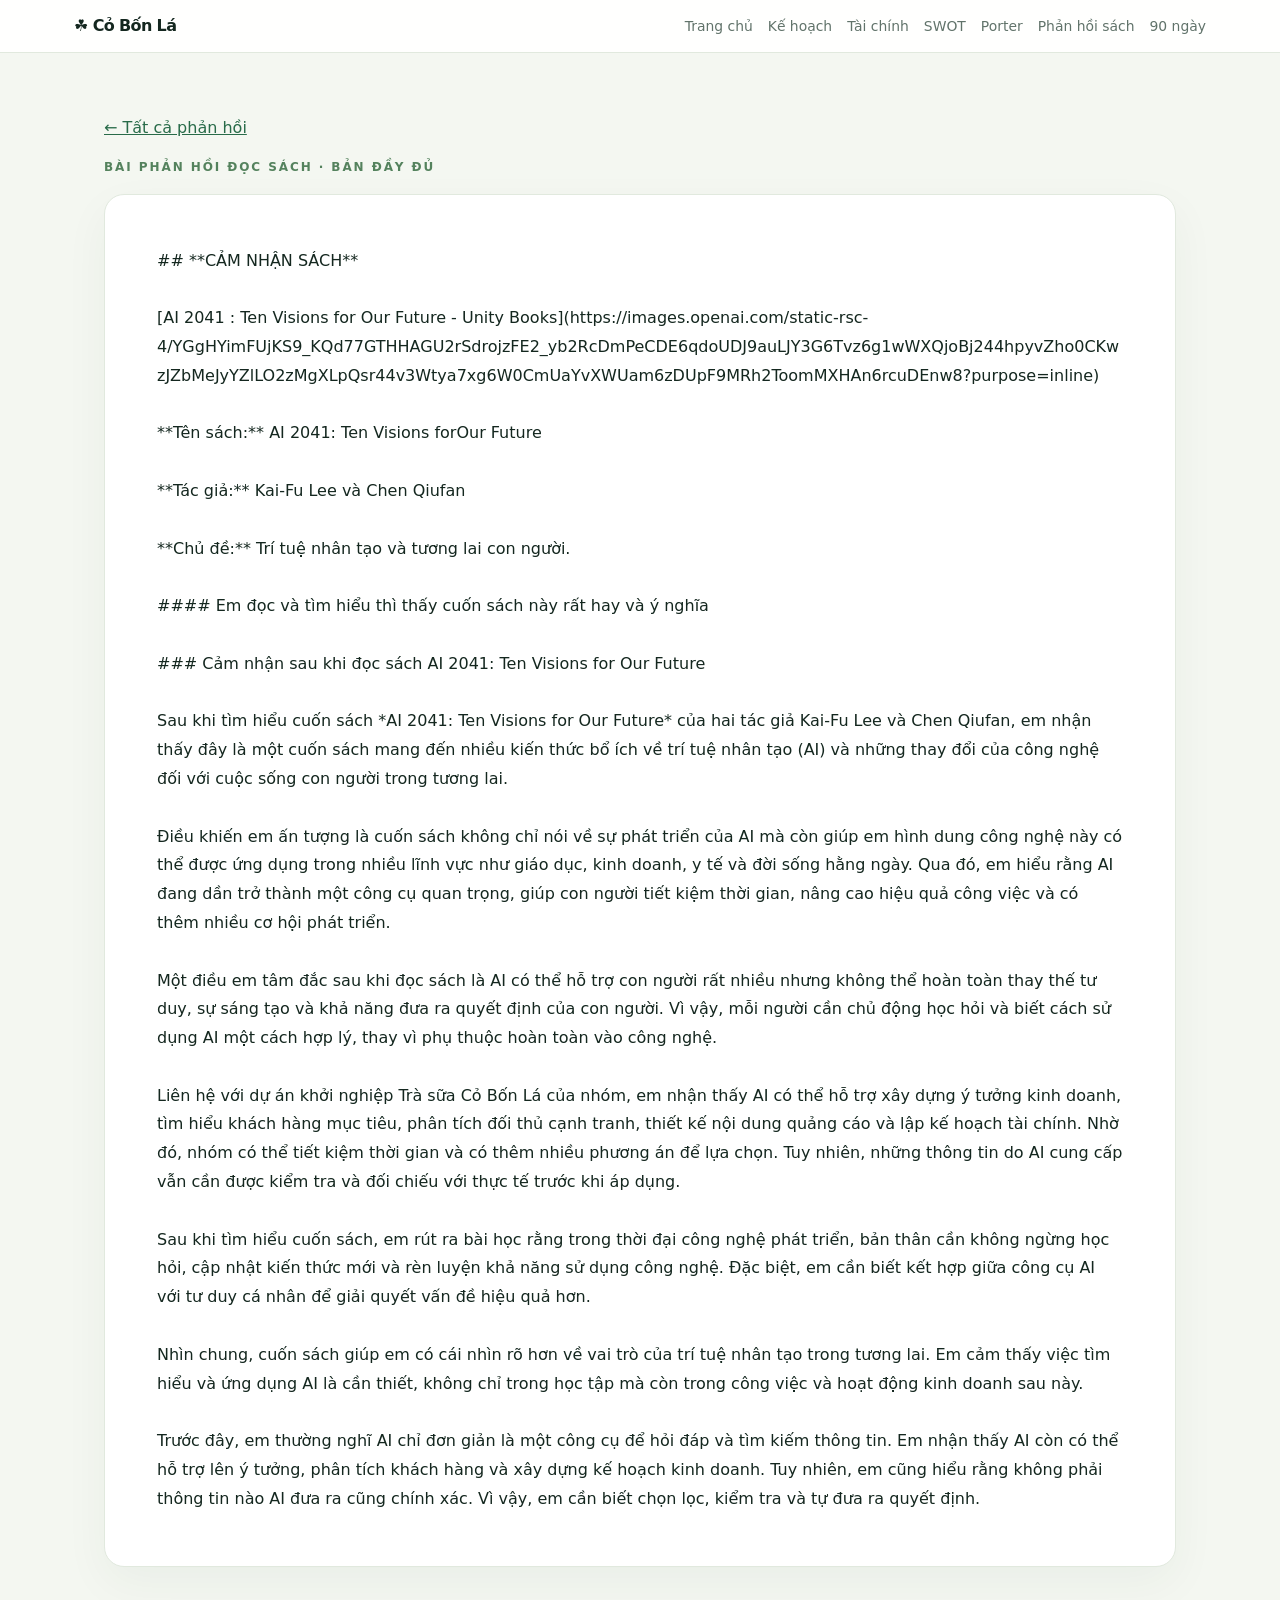
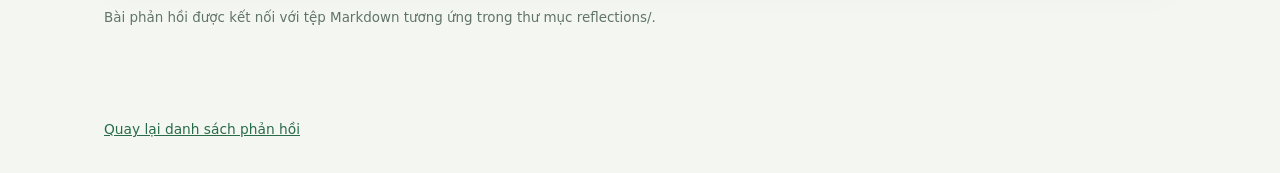
<file: truong-doan-phuong-thao.html>
<!doctype html><html lang="vi"><head><meta charset="utf-8"><meta name="viewport" content="width=device-width,initial-scale=1"><title>Trương Đoàn Phương Thảo | Phản hồi đọc sách</title><link rel="stylesheet" href="../style.css"></head><body><header class="top"><nav class="nav"><a class="brand" href="../index.html">☘ Cỏ Bốn Lá</a><div class="navlinks"><a href="../index.html">Trang chủ</a><a href="../business-plan.html">Kế hoạch</a><a href="../financial-analysis.html">Tài chính</a><a href="../swot.html">SWOT</a><a href="../five-forces.html">Porter</a><a href="../reflections.html">Phản hồi sách</a><a href="../action-plan.html">90 ngày</a></div></nav></header><main class="wrap"><p><a href="../reflections.html">← Tất cả phản hồi</a></p><div class="eyebrow">Bài phản hồi đọc sách · Bản đầy đủ</div><pre class="article">## **CẢM NHẬN SÁCH**

[AI 2041 : Ten Visions for Our Future - Unity Books](https://images.openai.com/static-rsc-4/YGgHYimFUjKS9_KQd77GTHHAGU2rSdrojzFE2_yb2RcDmPeCDE6qdoUDJ9auLJY3G6Tvz6g1wWXQjoBj244hpyvZho0CKwzJZbMeJyYZlLO2zMgXLpQsr44v3Wtya7xg6W0CmUaYvXWUam6zDUpF9MRh2ToomMXHAn6rcuDEnw8?purpose=inline)

**Tên sách:** AI 2041: Ten Visions forOur Future

**Tác giả:** Kai-Fu Lee và Chen Qiufan

**Chủ đề:** Trí tuệ nhân tạo và tương lai con người.

#### Em đọc và tìm hiểu thì thấy cuốn sách này rất hay và ý nghĩa

### Cảm nhận sau khi đọc sách AI 2041: Ten Visions for Our Future

Sau khi tìm hiểu cuốn sách *AI 2041: Ten Visions for Our Future* của hai tác giả Kai-Fu Lee và Chen Qiufan, em nhận thấy đây là một cuốn sách mang đến nhiều kiến thức bổ ích về trí tuệ nhân tạo (AI) và những thay đổi của công nghệ đối với cuộc sống con người trong tương lai.

Điều khiến em ấn tượng là cuốn sách không chỉ nói về sự phát triển của AI mà còn giúp em hình dung công nghệ này có thể được ứng dụng trong nhiều lĩnh vực như giáo dục, kinh doanh, y tế và đời sống hằng ngày. Qua đó, em hiểu rằng AI đang dần trở thành một công cụ quan trọng, giúp con người tiết kiệm thời gian, nâng cao hiệu quả công việc và có thêm nhiều cơ hội phát triển.

Một điều em tâm đắc sau khi đọc sách là AI có thể hỗ trợ con người rất nhiều nhưng không thể hoàn toàn thay thế tư duy, sự sáng tạo và khả năng đưa ra quyết định của con người. Vì vậy, mỗi người cần chủ động học hỏi và biết cách sử dụng AI một cách hợp lý, thay vì phụ thuộc hoàn toàn vào công nghệ.

Liên hệ với dự án khởi nghiệp Trà sữa Cỏ Bốn Lá của nhóm, em nhận thấy AI có thể hỗ trợ xây dựng ý tưởng kinh doanh, tìm hiểu khách hàng mục tiêu, phân tích đối thủ cạnh tranh, thiết kế nội dung quảng cáo và lập kế hoạch tài chính. Nhờ đó, nhóm có thể tiết kiệm thời gian và có thêm nhiều phương án để lựa chọn. Tuy nhiên, những thông tin do AI cung cấp vẫn cần được kiểm tra và đối chiếu với thực tế trước khi áp dụng.

Sau khi tìm hiểu cuốn sách, em rút ra bài học rằng trong thời đại công nghệ phát triển, bản thân cần không ngừng học hỏi, cập nhật kiến thức mới và rèn luyện khả năng sử dụng công nghệ. Đặc biệt, em cần biết kết hợp giữa công cụ AI với tư duy cá nhân để giải quyết vấn đề hiệu quả hơn.

Nhìn chung, cuốn sách giúp em có cái nhìn rõ hơn về vai trò của trí tuệ nhân tạo trong tương lai. Em cảm thấy việc tìm hiểu và ứng dụng AI là cần thiết, không chỉ trong học tập mà còn trong công việc và hoạt động kinh doanh sau này.

Trước đây, em thường nghĩ AI chỉ đơn giản là một công cụ để hỏi đáp và tìm kiếm thông tin. Em nhận thấy AI còn có thể hỗ trợ lên ý tưởng, phân tích khách hàng và xây dựng kế hoạch kinh doanh. Tuy nhiên, em cũng hiểu rằng không phải thông tin nào AI đưa ra cũng chính xác. Vì vậy, em cần biết chọn lọc, kiểm tra và tự đưa ra quyết định.</pre><p class="source section">Bài phản hồi được kết nối với tệp Markdown tương ứng trong thư mục reflections/.</p></main><footer class="footer"><a href="../reflections.html">Quay lại danh sách phản hồi</a></footer></body></html>
</file>
<file: style.css>
:root{--ink:#14271f;--muted:#61736a;--paper:#f4f7f1;--card:#fff;--green:#286b49;--deep:#153c2b;--lime:#d8edb8;--line:#e1e9de;--gold:#e8b653;--shadow:0 16px 46px #1837220c}*{box-sizing:border-box}html{scroll-behavior:smooth}body{margin:0;background:var(--paper);color:var(--ink);font:16px/1.65 Inter,ui-sans-serif,system-ui,-apple-system,"Segoe UI",sans-serif}a{color:var(--green)}.top{background:#ffffffed;border-bottom:1px solid var(--line);position:sticky;top:0;z-index:4;backdrop-filter:blur(12px)}.nav{max-width:1180px;margin:auto;padding:13px 24px;display:flex;align-items:center;justify-content:space-between;gap:20px}.brand{font-weight:850;color:var(--ink);text-decoration:none;letter-spacing:-.04em;white-space:nowrap}.navlinks{display:flex;gap:15px;flex-wrap:wrap}.navlinks a{text-decoration:none;color:var(--muted);font-size:.87rem}.navlinks a:hover,.navlinks a[aria-current=page]{color:var(--green);font-weight:750}.wrap{max-width:1120px;margin:auto;padding:46px 24px 76px}.hero{background:linear-gradient(125deg,#153c2b,#286b49 60%,#75a74f);border-radius:28px;padding:58px;color:#fff;position:relative;overflow:hidden;box-shadow:var(--shadow)}.hero:after{content:"✳";font-size:260px;position:absolute;right:5%;top:-42px;color:#ffffff12;pointer-events:none}.eyebrow{text-transform:uppercase;letter-spacing:.16em;font-weight:800;font-size:.75rem;color:#54825d}.hero .eyebrow{color:var(--lime)}h1{font-size:clamp(2.35rem,5.2vw,4.2rem);line-height:1.04;letter-spacing:-.055em;margin:12px 0 18px}.hero h1{max-width:760px}.hero p{max-width:660px;color:#e5f0e8;font-size:1.1rem}.button{display:inline-block;background:var(--lime);color:#1b422d;text-decoration:none;padding:10px 16px;border-radius:12px;font-weight:750;margin:8px 8px 0 0}.button:hover{transform:translateY(-1px);box-shadow:0 5px 16px #0002}.section{margin-top:40px}.section h2{font-size:1.65rem;letter-spacing:-.04em;margin:0 0 8px}.lead{color:var(--muted);max-width:780px;margin:0 0 20px}.grid{display:grid;grid-template-columns:repeat(3,minmax(0,1fr));gap:16px}.grid.two{grid-template-columns:repeat(2,minmax(0,1fr))}.grid.four{grid-template-columns:repeat(4,minmax(0,1fr))}.grid.three{grid-template-columns:repeat(3,minmax(0,1fr))}.card{background:var(--card);border:1px solid var(--line);border-radius:20px;padding:23px;box-shadow:var(--shadow)}.card h2,.card h3{margin:0 0 9px;line-height:1.3;letter-spacing:-.025em}.card p{margin:0 0 10px;color:var(--muted)}.tag{display:inline-block;background:#edf4e7;color:#386a43;border-radius:99px;padding:4px 10px;font-size:.73rem;font-weight:750;margin-bottom:12px}.kpi{font-size:clamp(1.35rem,2vw,1.85rem);display:block;color:var(--green);font-weight:850;letter-spacing:-.04em;margin:8px 0;line-height:1.2}.note{border-left:4px solid var(--gold);background:#fff8e9;padding:16px 20px;border-radius:0 14px 14px 0;color:#66542e}.list{padding-left:20px;color:#53655a;margin:8px 0 0}.list li{margin:8px 0}.five{border-top:4px solid var(--green);display:flex;flex-direction:column;align-items:flex-start}.five .kpi{font-size:1.5rem;margin:0 0 12px}.impact{border-top:1px solid var(--line);padding-top:12px;margin-top:auto!important}.swot{min-height:190px}.swot.s{border-top:4px solid #53916a}.swot.w{border-top:4px solid #d59f48}.swot.o{border-top:4px solid #6da7a0}.swot.t{border-top:4px solid #c87061}.metricline{display:flex;align-items:center;justify-content:space-between;border-bottom:1px solid var(--line);padding:11px 0;gap:16px}.metricline strong{color:var(--green);text-align:right}.barrow{display:grid;grid-template-columns:125px minmax(70px,1fr) auto;align-items:center;gap:10px;margin:18px 0;font-size:.88rem}.barrow b{font-size:.82rem;color:var(--green);text-align:right}.track{height:12px;background:#edf2ea;border-radius:99px;overflow:hidden}.track i{height:100%;display:block;background:linear-gradient(90deg,#286b49,#91b96b);border-radius:inherit}.source{font-size:.84rem;color:var(--muted)}.footer{max-width:1120px;margin:auto;padding:0 24px 32px;color:var(--muted);font-size:.86rem}.article{background:white;border:1px solid var(--line);border-radius:20px;padding:clamp(22px,5vw,52px);white-space:pre-wrap;overflow-wrap:anywhere;box-shadow:var(--shadow);font:inherit;line-height:1.8}.article-head{max-width:800px;margin:0 auto 24px}.article h1{letter-spacing:-.04em}@media(max-width:900px){.grid,.grid.three{grid-template-columns:repeat(2,minmax(0,1fr))}.grid.four{grid-template-columns:repeat(2,minmax(0,1fr))}.nav{align-items:flex-start;flex-direction:column;gap:8px}.navlinks{gap:9px 14px}.hero{padding:42px 32px}}@media(max-width:580px){.wrap{padding:26px 16px 52px}.grid,.grid.two,.grid.three,.grid.four{grid-template-columns:1fr}.hero{border-radius:20px;padding:34px 23px}.nav{padding:12px 16px}.navlinks{gap:7px 12px}.navlinks a{font-size:.8rem}.barrow{grid-template-columns:1fr auto}.barrow .track{grid-column:1/-1;grid-row:2}.card{padding:20px}}
</file>
